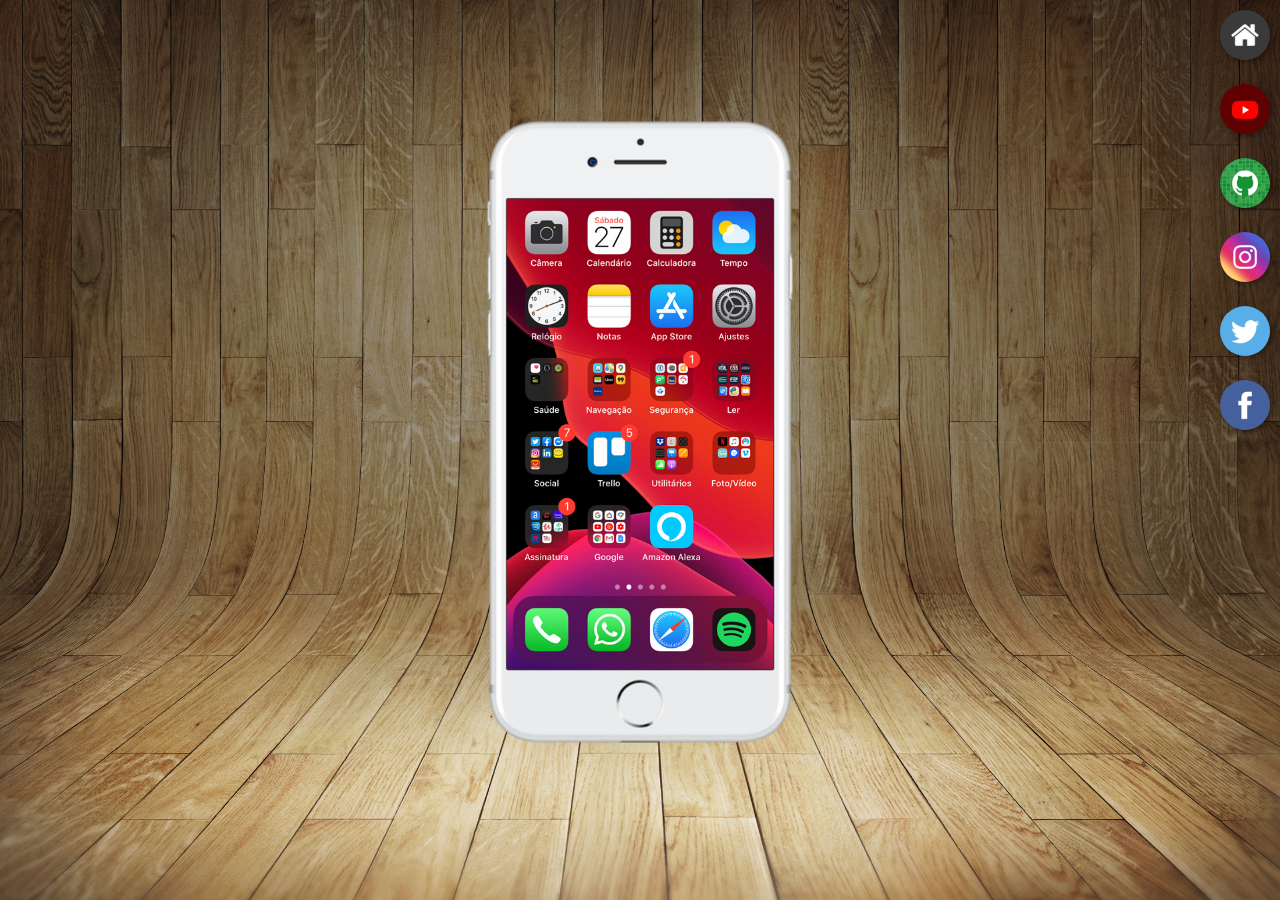
<file: index.html>
<!DOCTYPE html>
<html lang="pt-br">
<head>
    <meta charset="UTF-8">
    <meta name="viewport" content="width=device-width, initial-scale=1.0">
    <title>Projetos-Redes-Sociais</title>
    <link rel="shortcut icon" href="favicon.ico" type="image/x-icon">
    <link rel="stylesheet" href="estilos/style.css">
</head>
<body>
    <main>
        <section id="telefone">
            <iframe src="home.html" name="tela" id="tela" frameborder="0">
                Seu navegador não é compatível
            </iframe>
        </section>
        <section id="redes-sociais">
            <a href="home.html" target="tela"> <img src="imagens/logo-home.jpg" alt="home"></a><br>
            <a href="youtube.html" target="tela"> <img src="imagens/logo-youtube.jpg" alt="youtube"></a><br>
            <a href="github.html" target="tela"> <img src="imagens/logo-github.jpg" alt="tela-github"></a><br>
            <a href="instagram.html" target="tela"> <img src="imagens/logo-instagram.jpg" alt="instagram"></a><br>
            <a href="twitter.html" target="tela"> <img src="imagens/logo-twitter.jpg" alt="twitter"></a><br>
            <a href="facebook.html" target="tela"> <img src="imagens/logo-facebook.jpg" alt="face"></a><br>
        
        </section>
    </main>
    
</body>
</html>
</file>
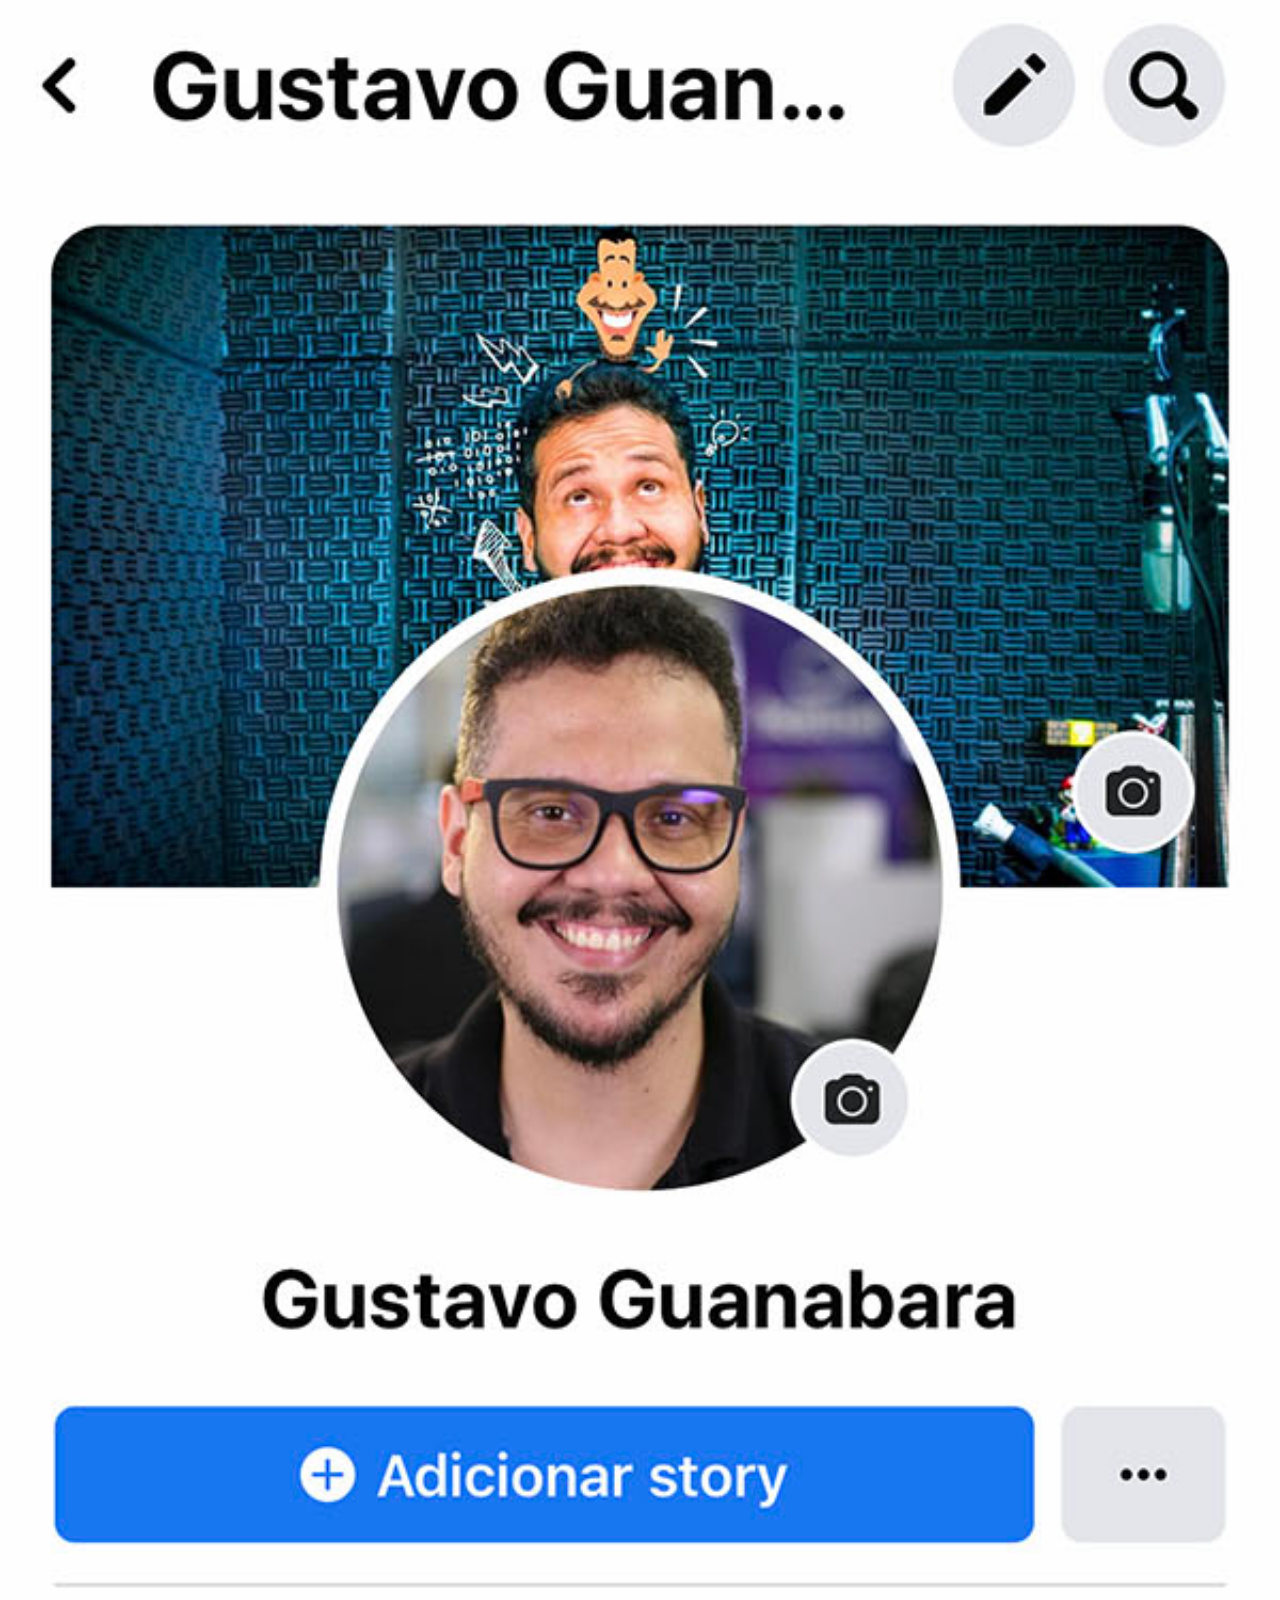
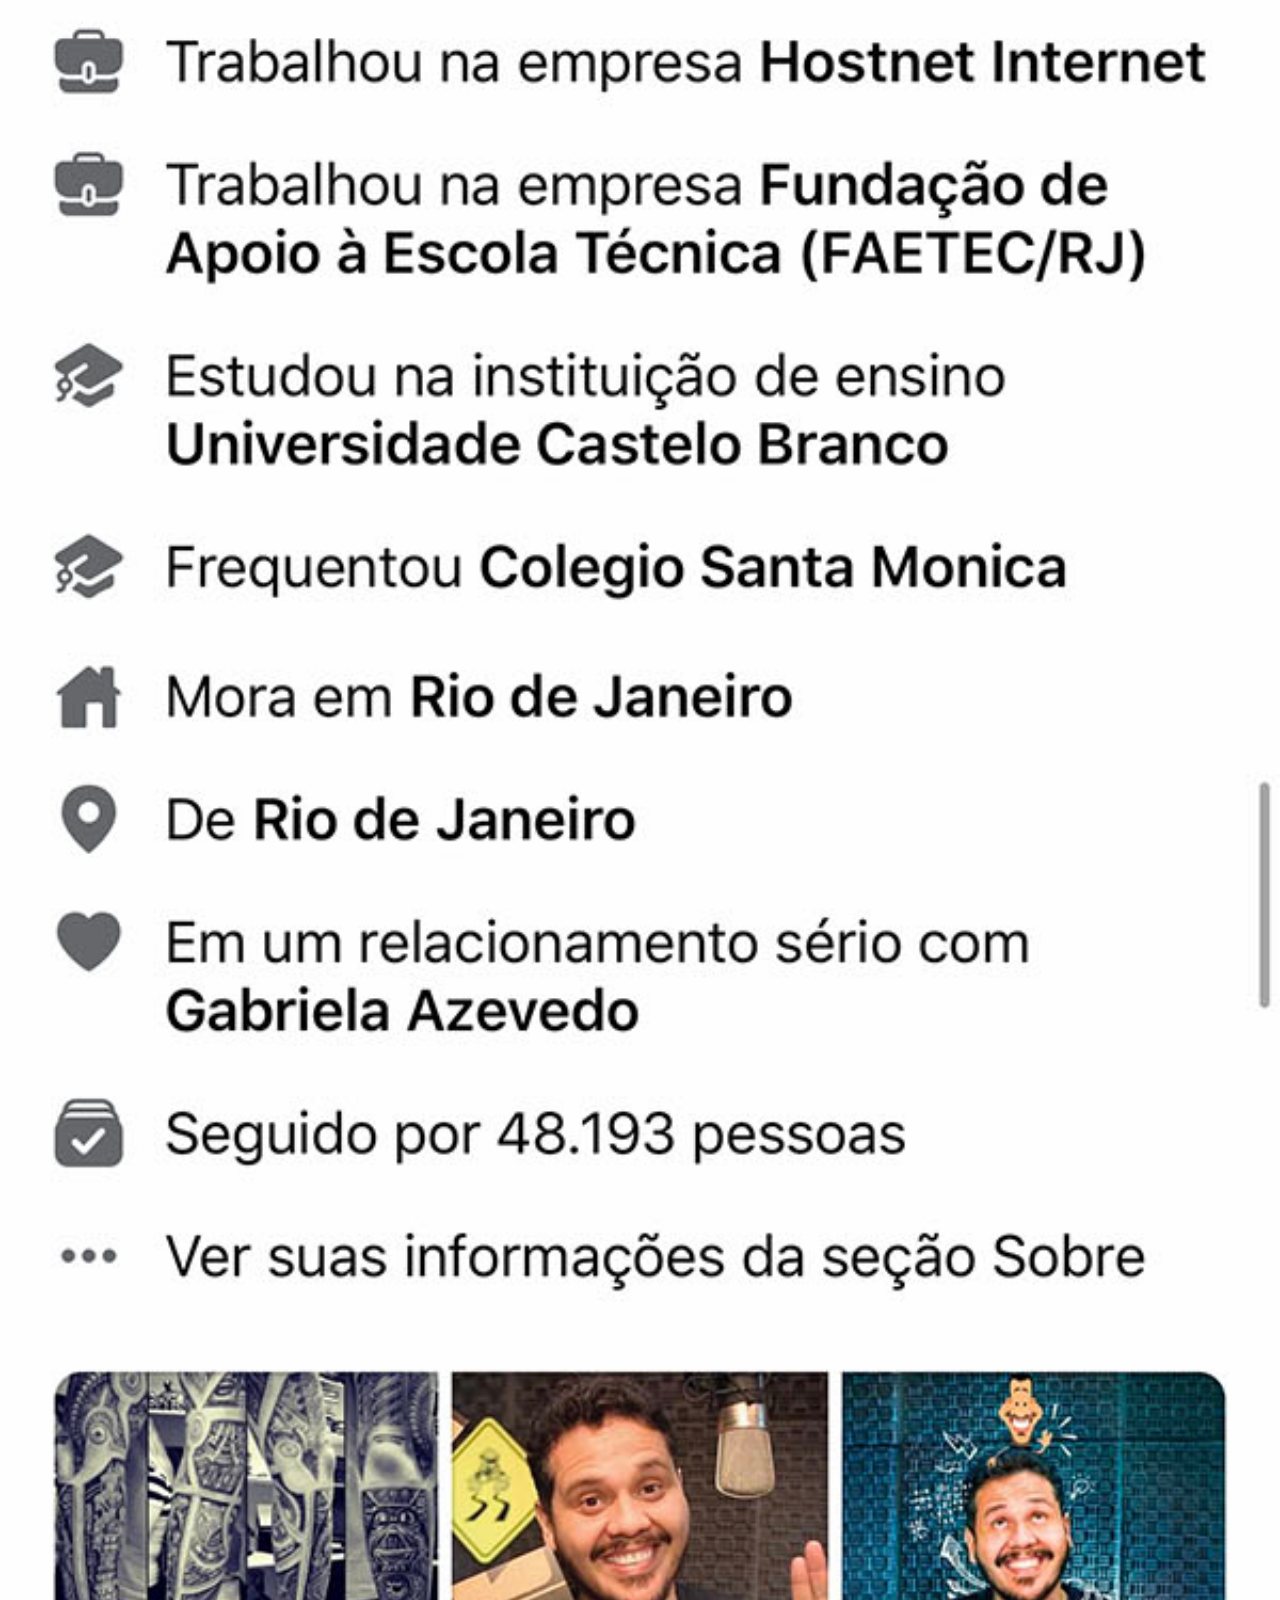
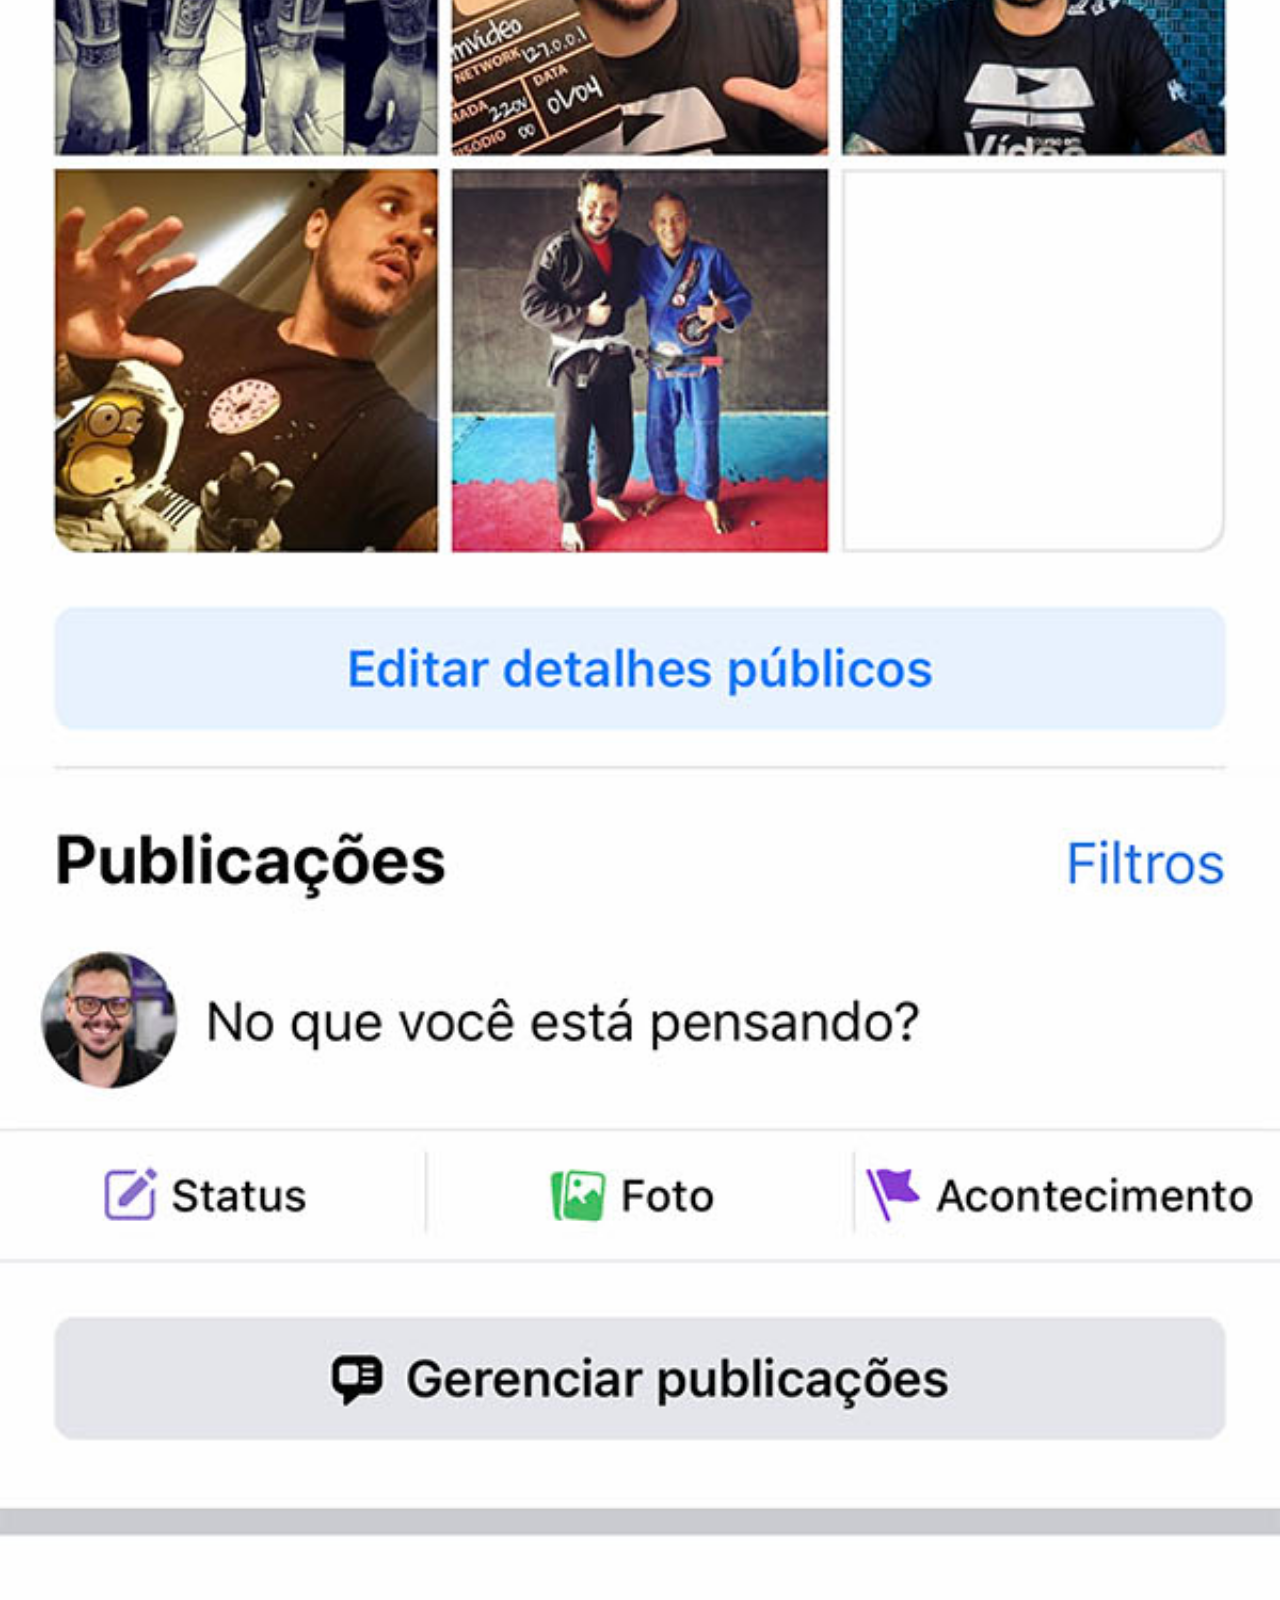
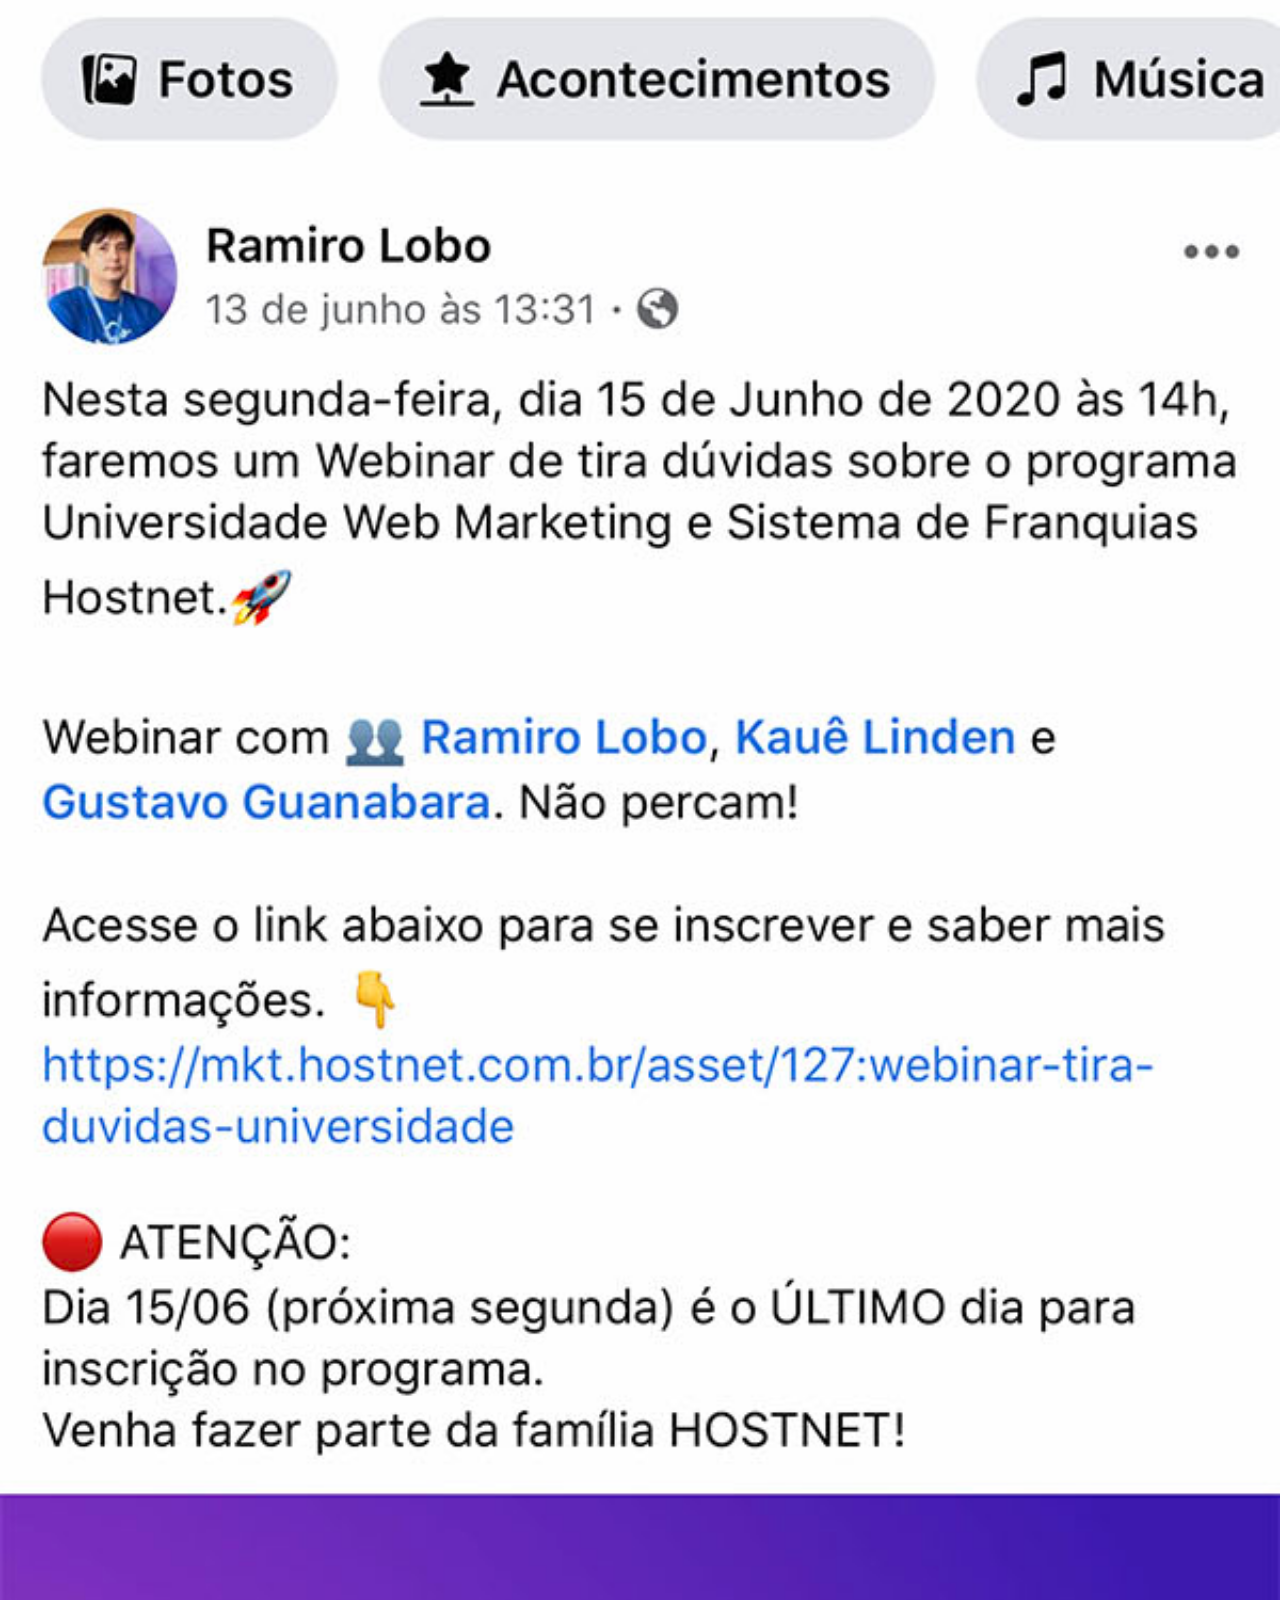
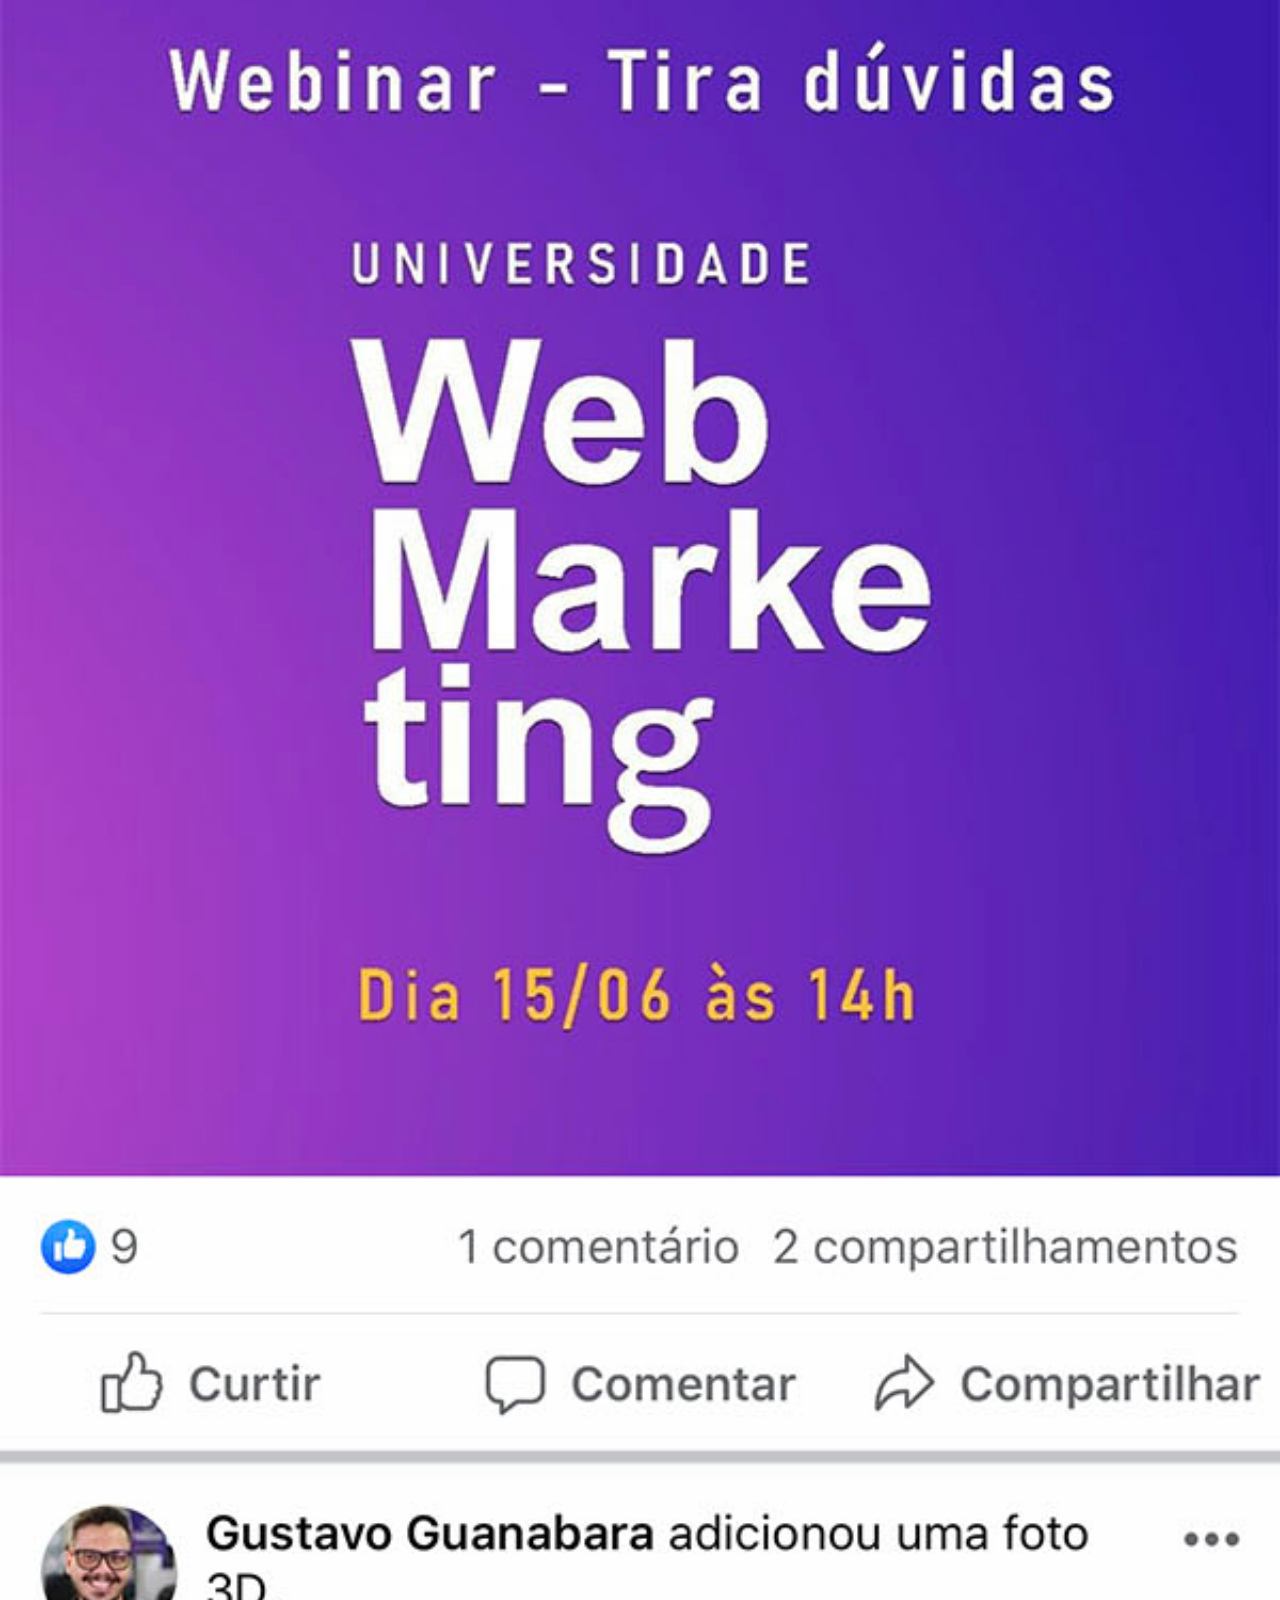
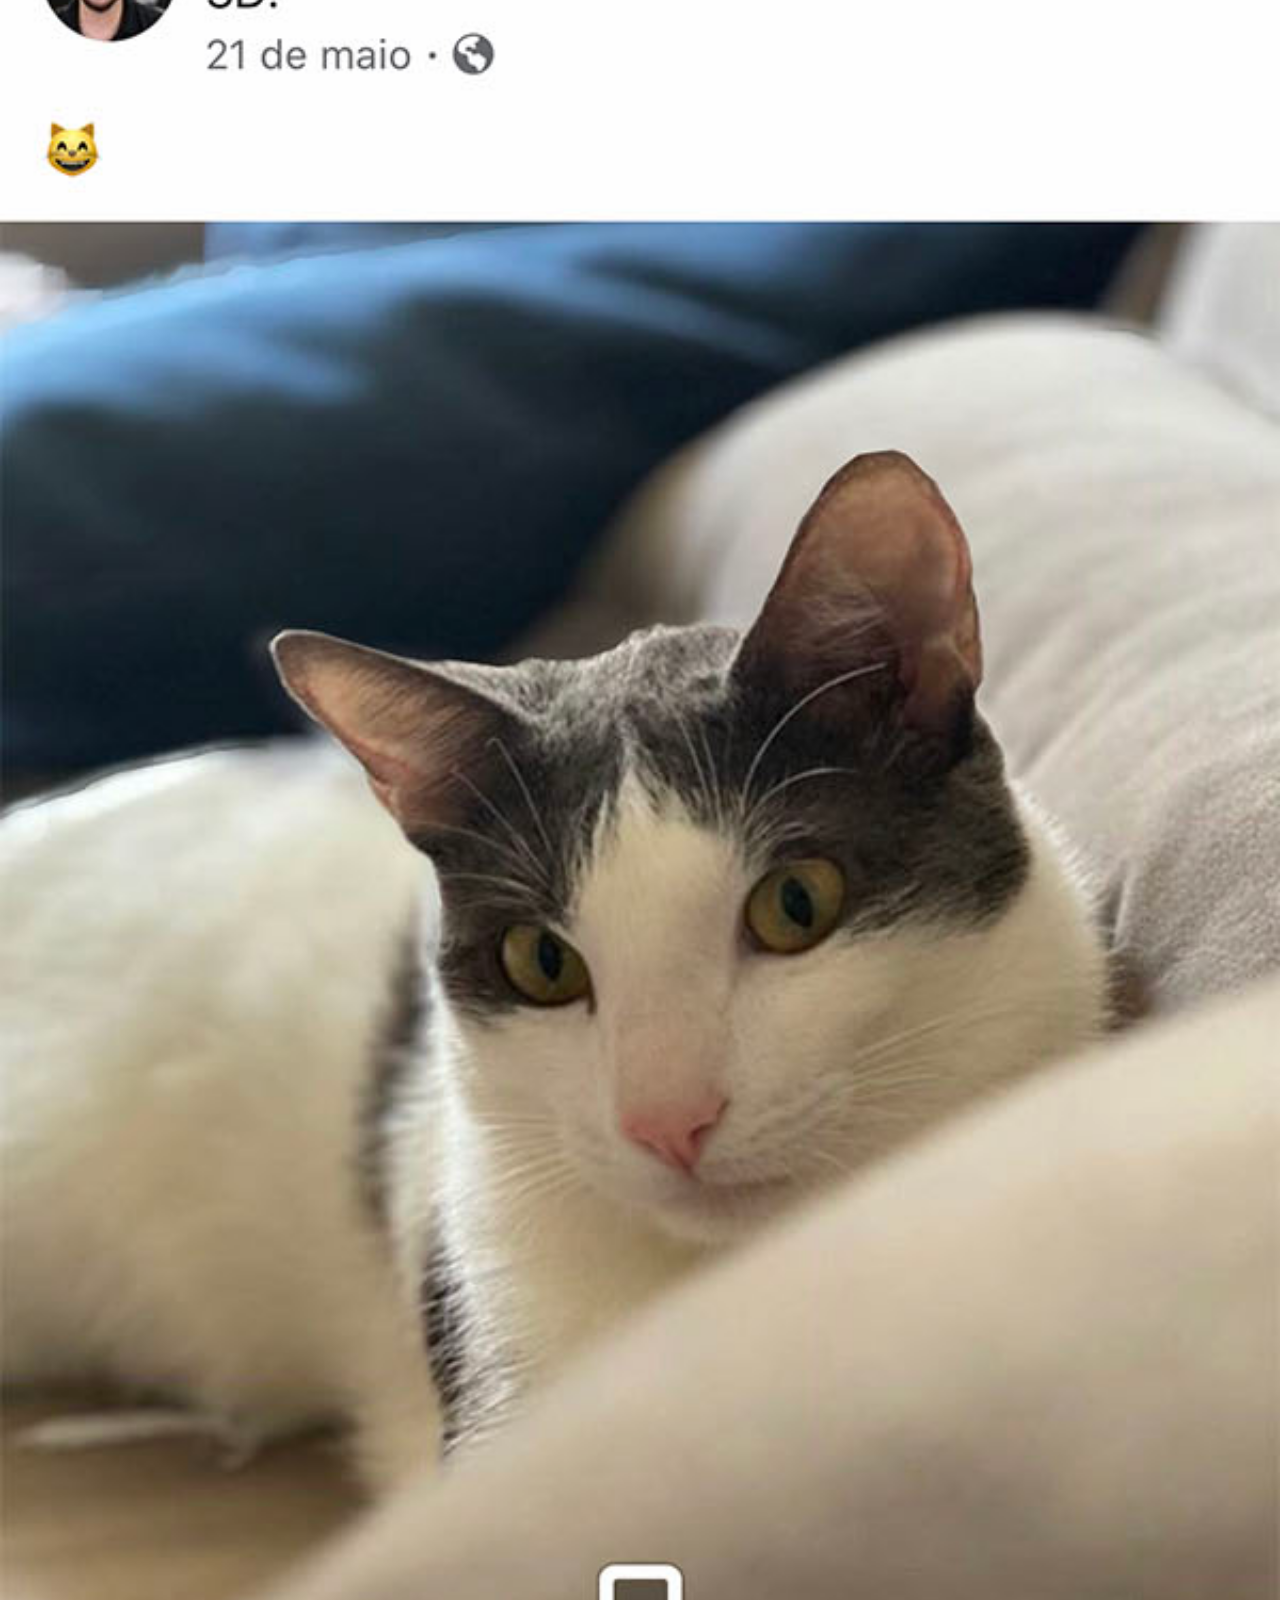
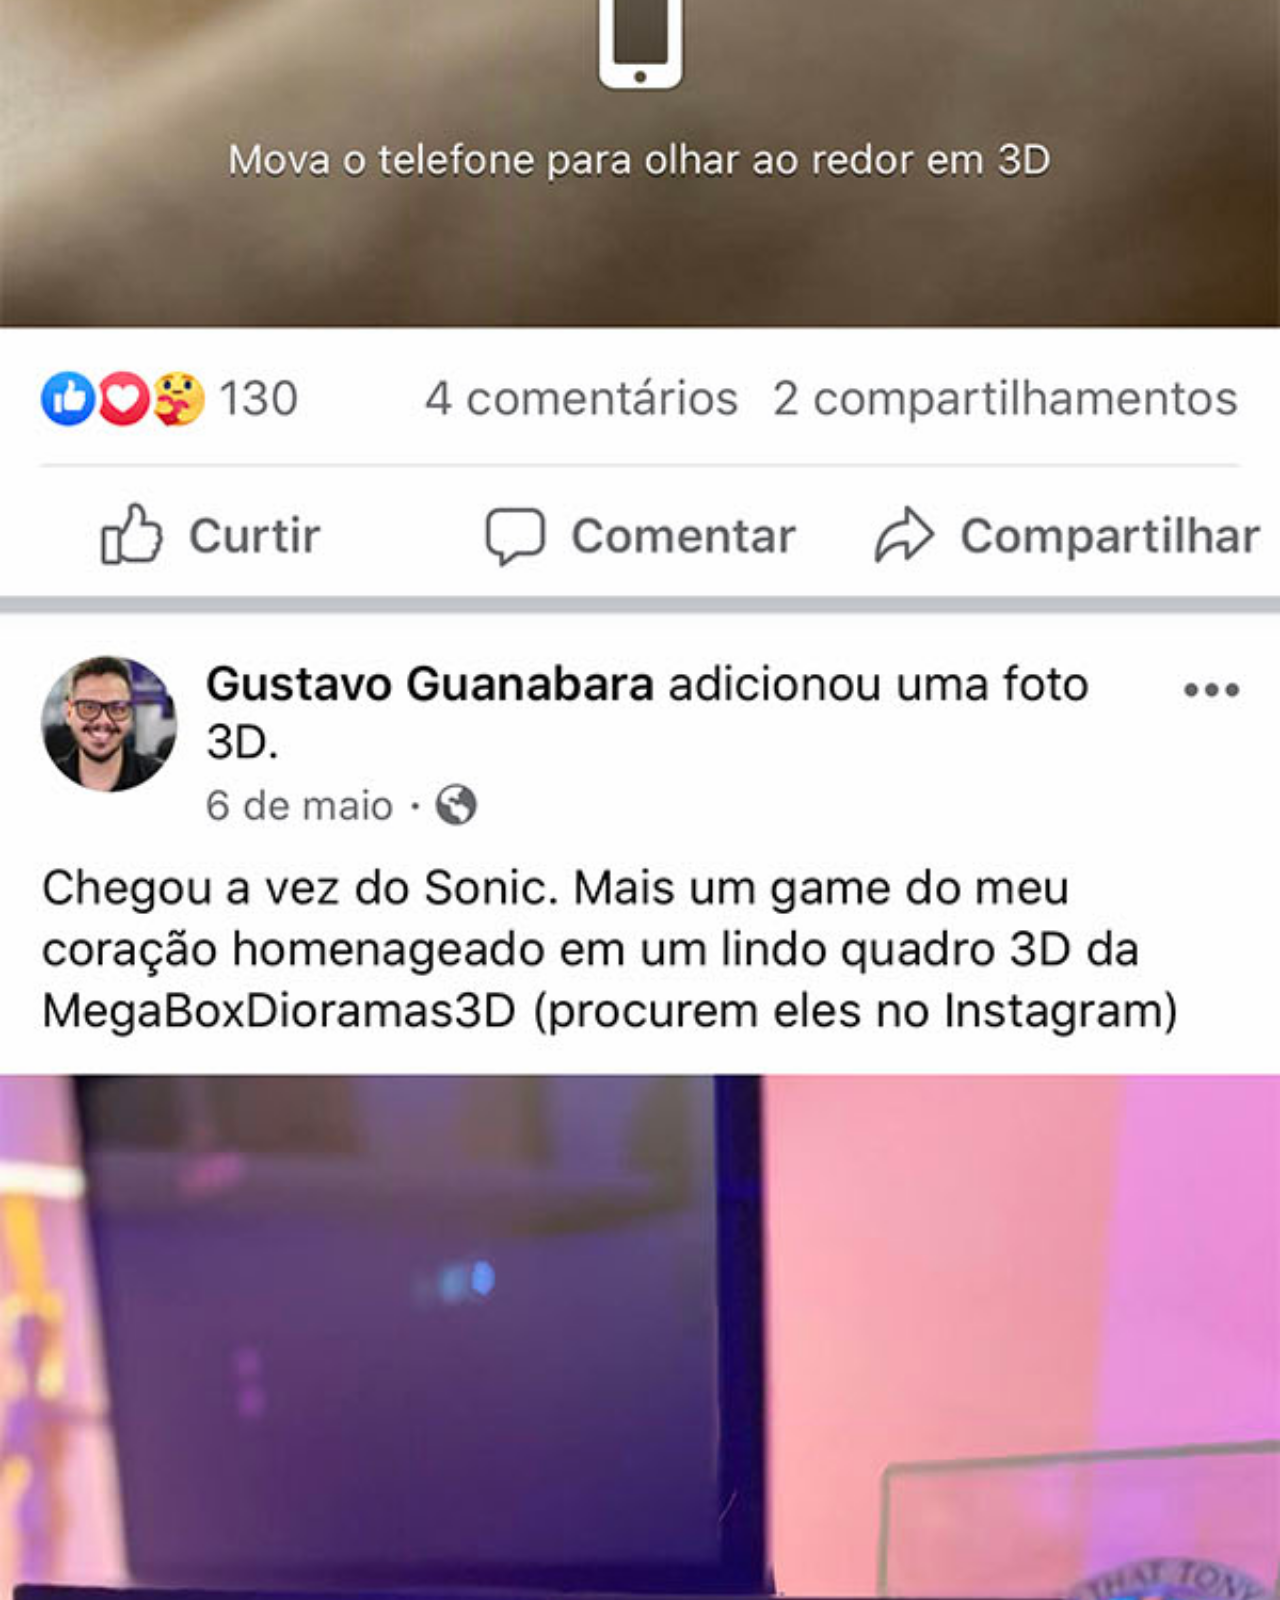
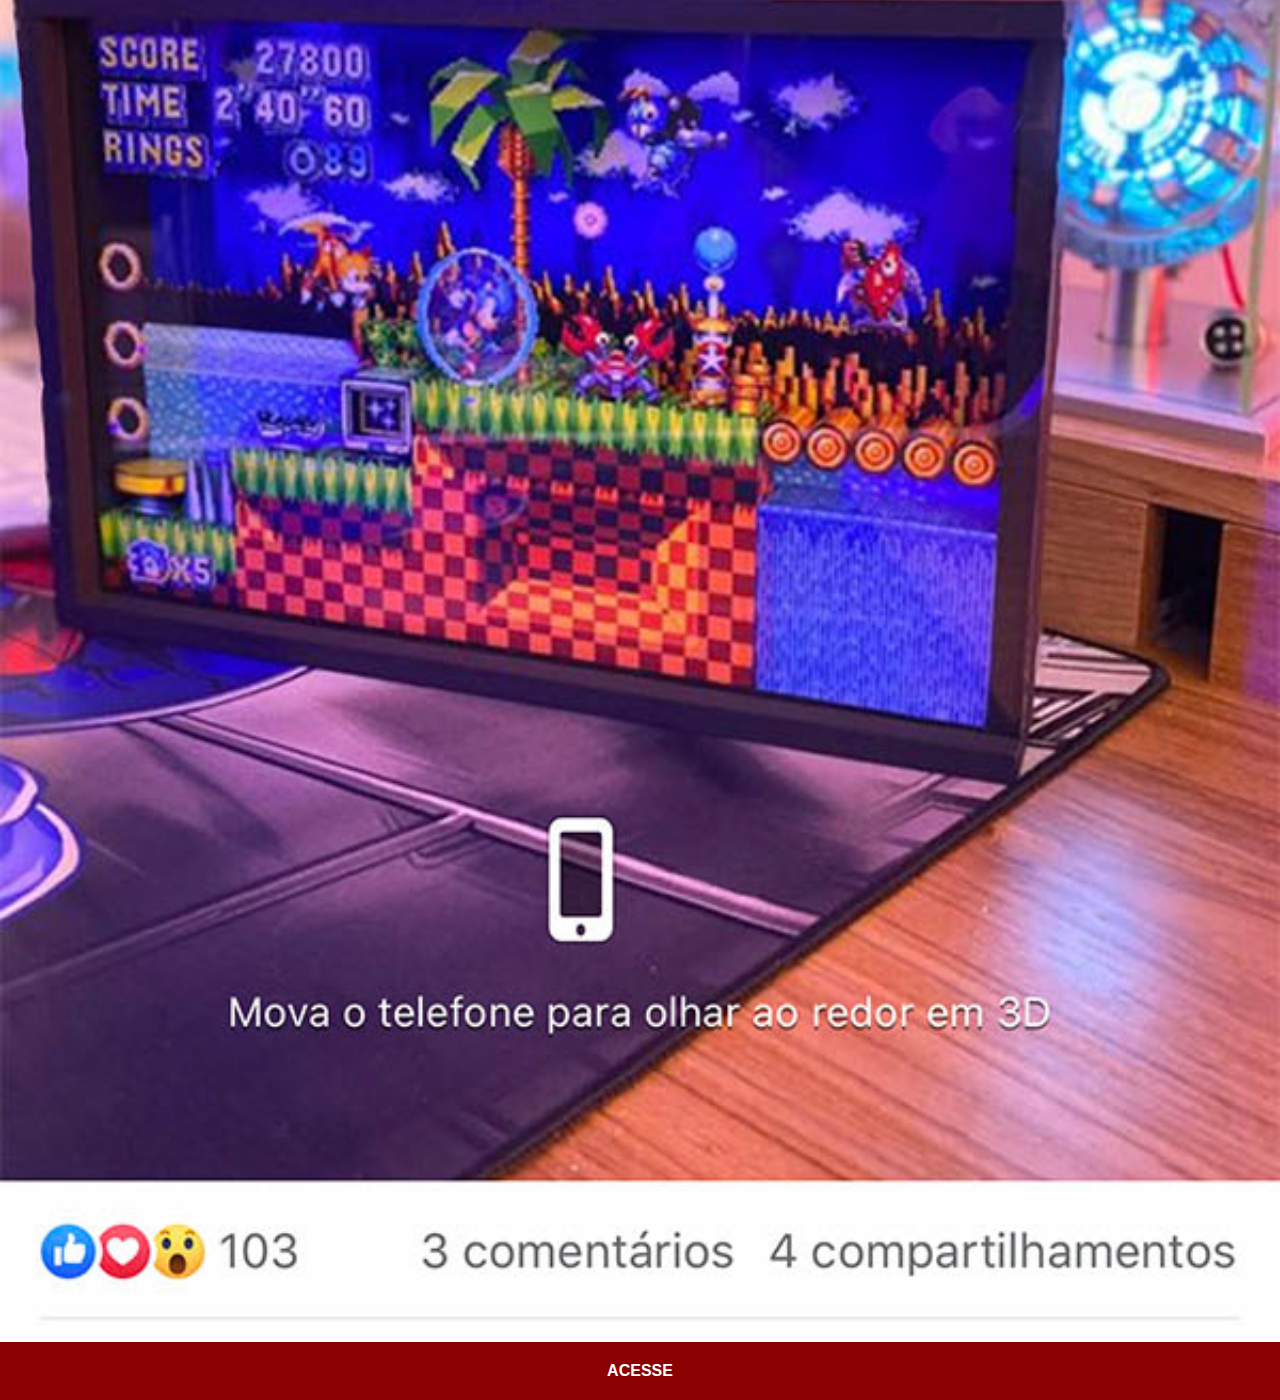
<file: facebook.html>
<!DOCTYPE html>
<html lang="en">
<head>
    <meta charset="UTF-8">
    <meta name="viewport" content="width=device-width, initial-scale=1.0">
    <title>Facebook</title>
    <link rel="stylesheet" href="estilos/social.css">
</head>
<body>
    <img src="imagens/tela-facebook.jpg" alt="facebook">
    <a href="https://www.facebook.com/gustavoguanabara?locale=pt_BR" target="_blank"> ACESSE</a>
</body>
</html>
</file>
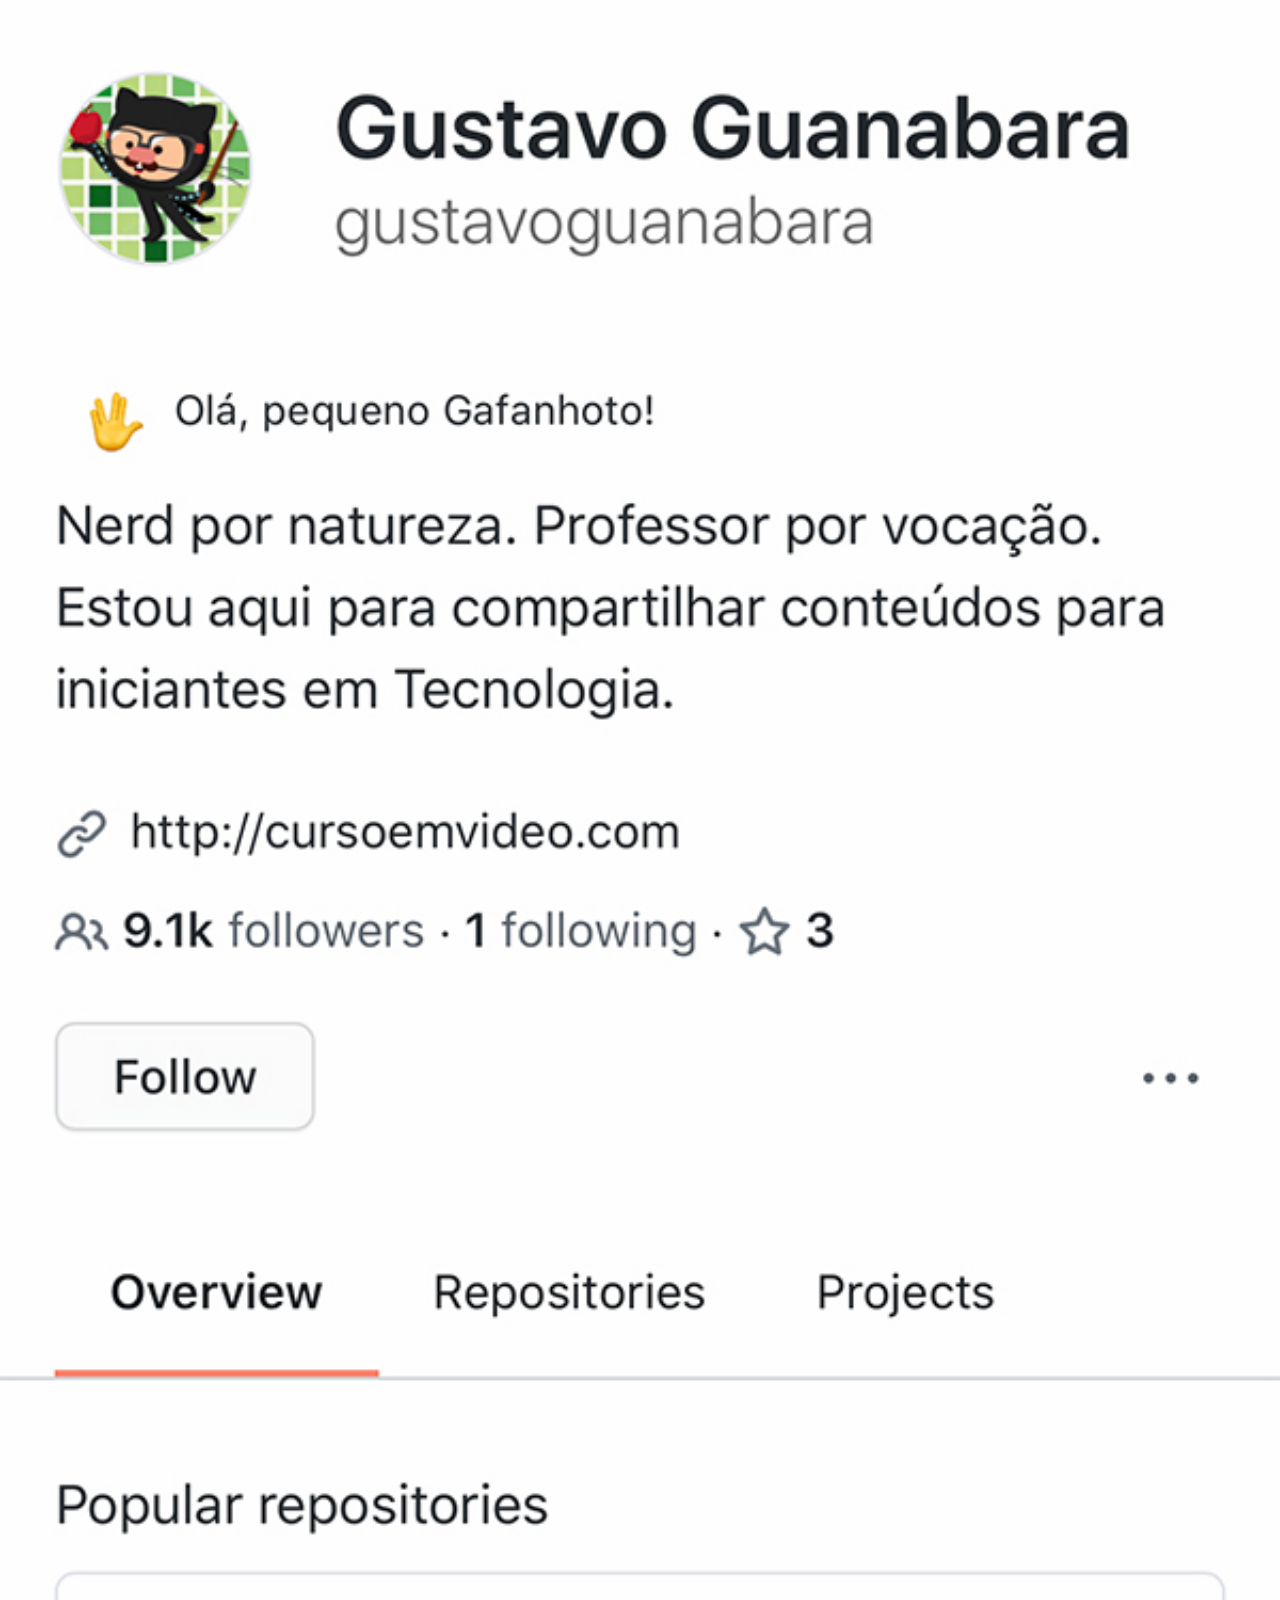
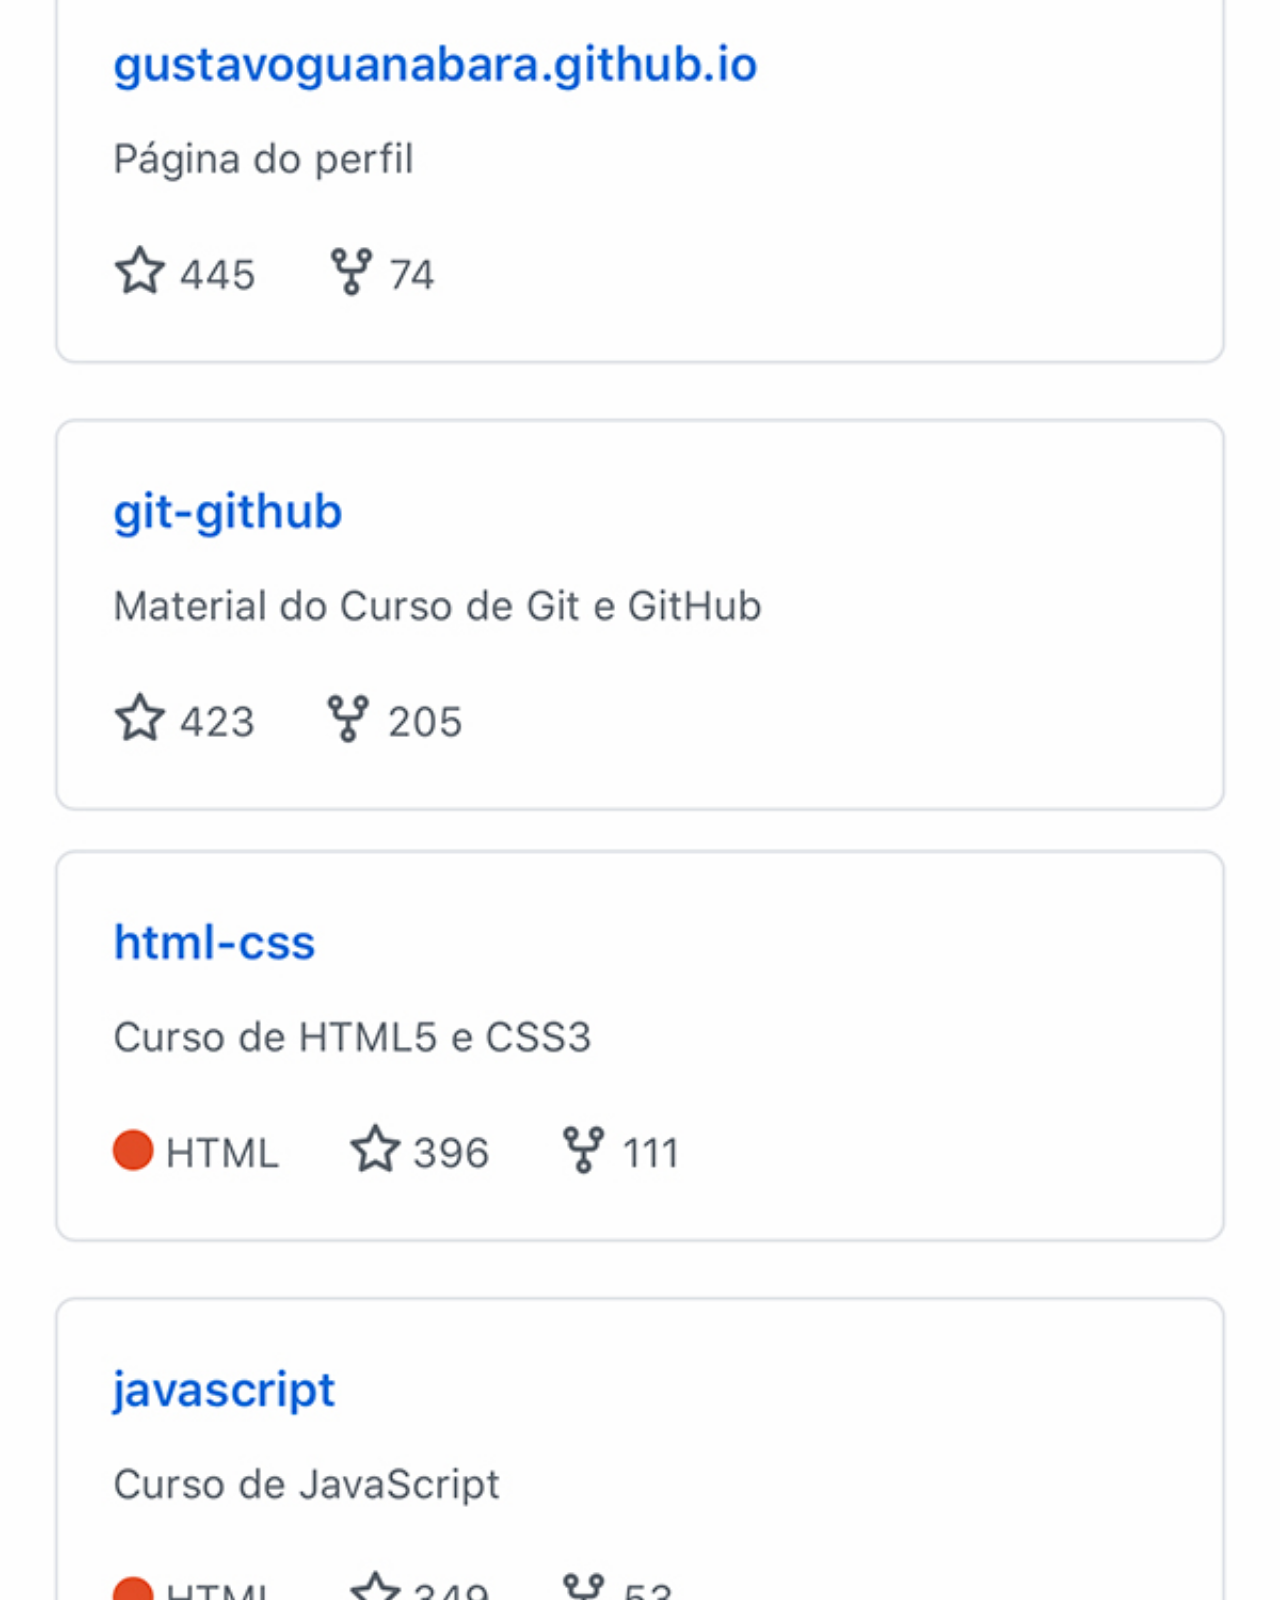
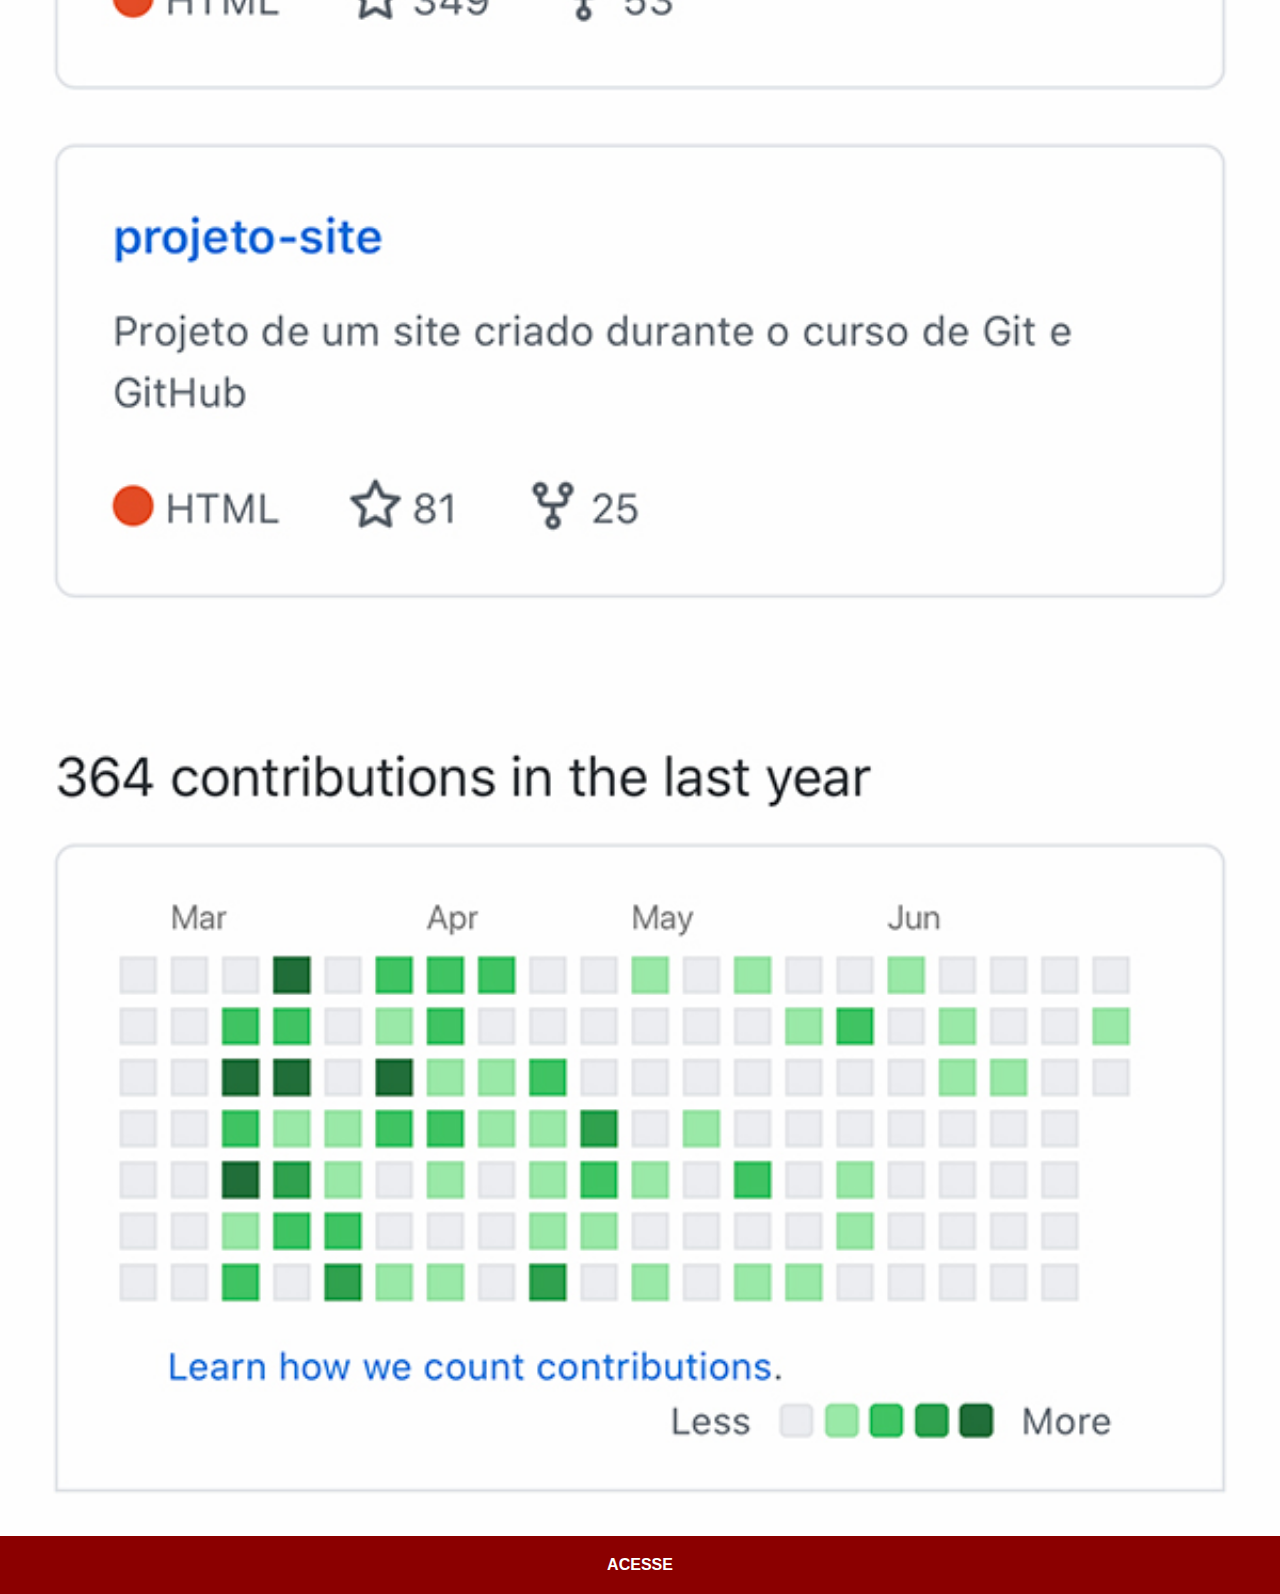
<file: github.html>
<!DOCTYPE html>
<html lang="en">
<head>
    <meta charset="UTF-8">
    <meta name="viewport" content="width=device-width, initial-scale=1.0">
    <title>Github</title>
    <link rel="stylesheet" href="estilos/social.css">
</head>
<body>
    <img src="imagens/tela-github.jpg" alt="git">
    <a href="https://gustavoguanabara.github.io/" target="_blank"> ACESSE</a>
</body>
</html>
</file>
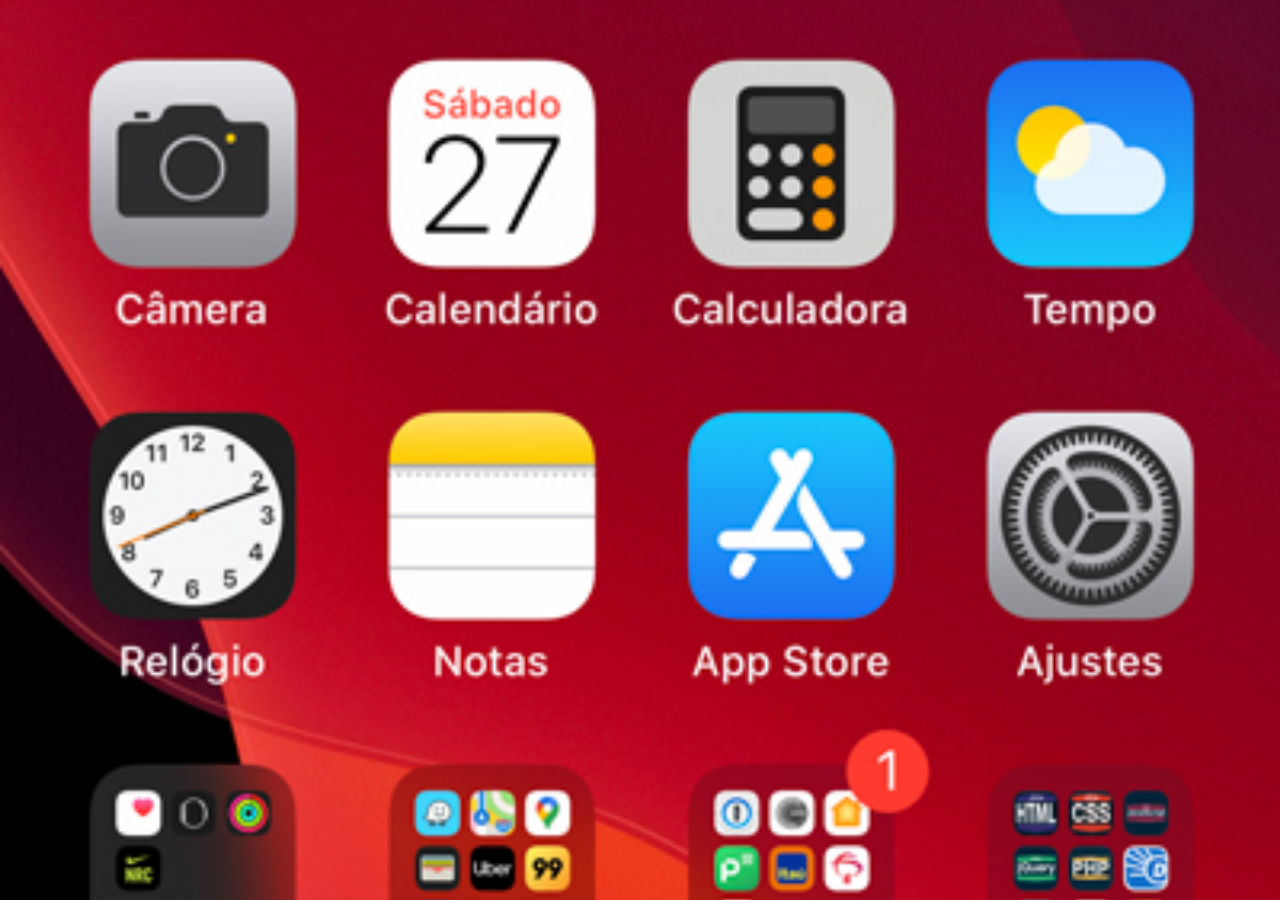
<file: home.html>
<!DOCTYPE html>
<html lang="pt-br">
<head>
    <meta charset="UTF-8">
    <meta name="viewport" content="width=device-width, initial-scale=1.0">
    <title>Home</title>
</head>
<style>
    *{
        margin: 0px;
        padding: 0px;
    }

    body{
        height: 100vh;
        width: 100vw;
        background: black url('imagens/tela-home.jpg') no-repeat top center;
        background-size: cover;

    }
</style>
<body>
    
    
</body>
</html>
</file>
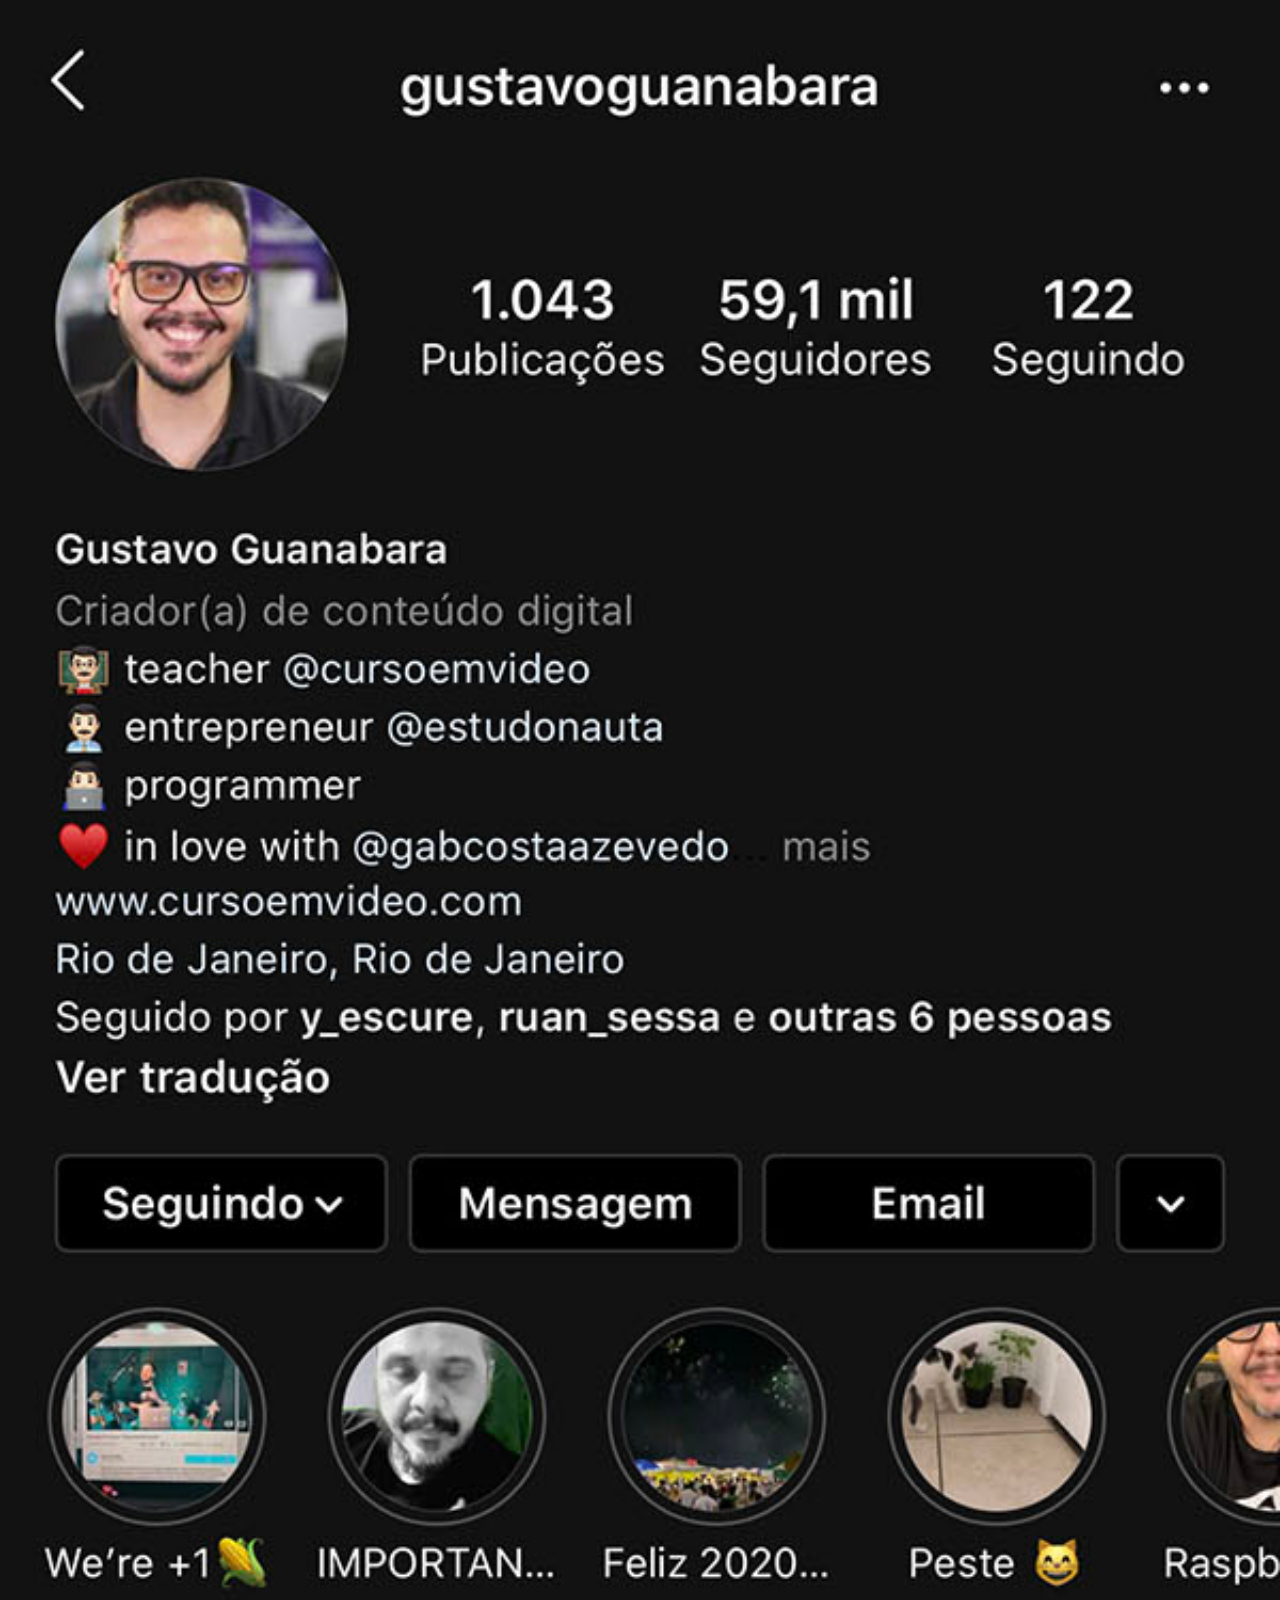
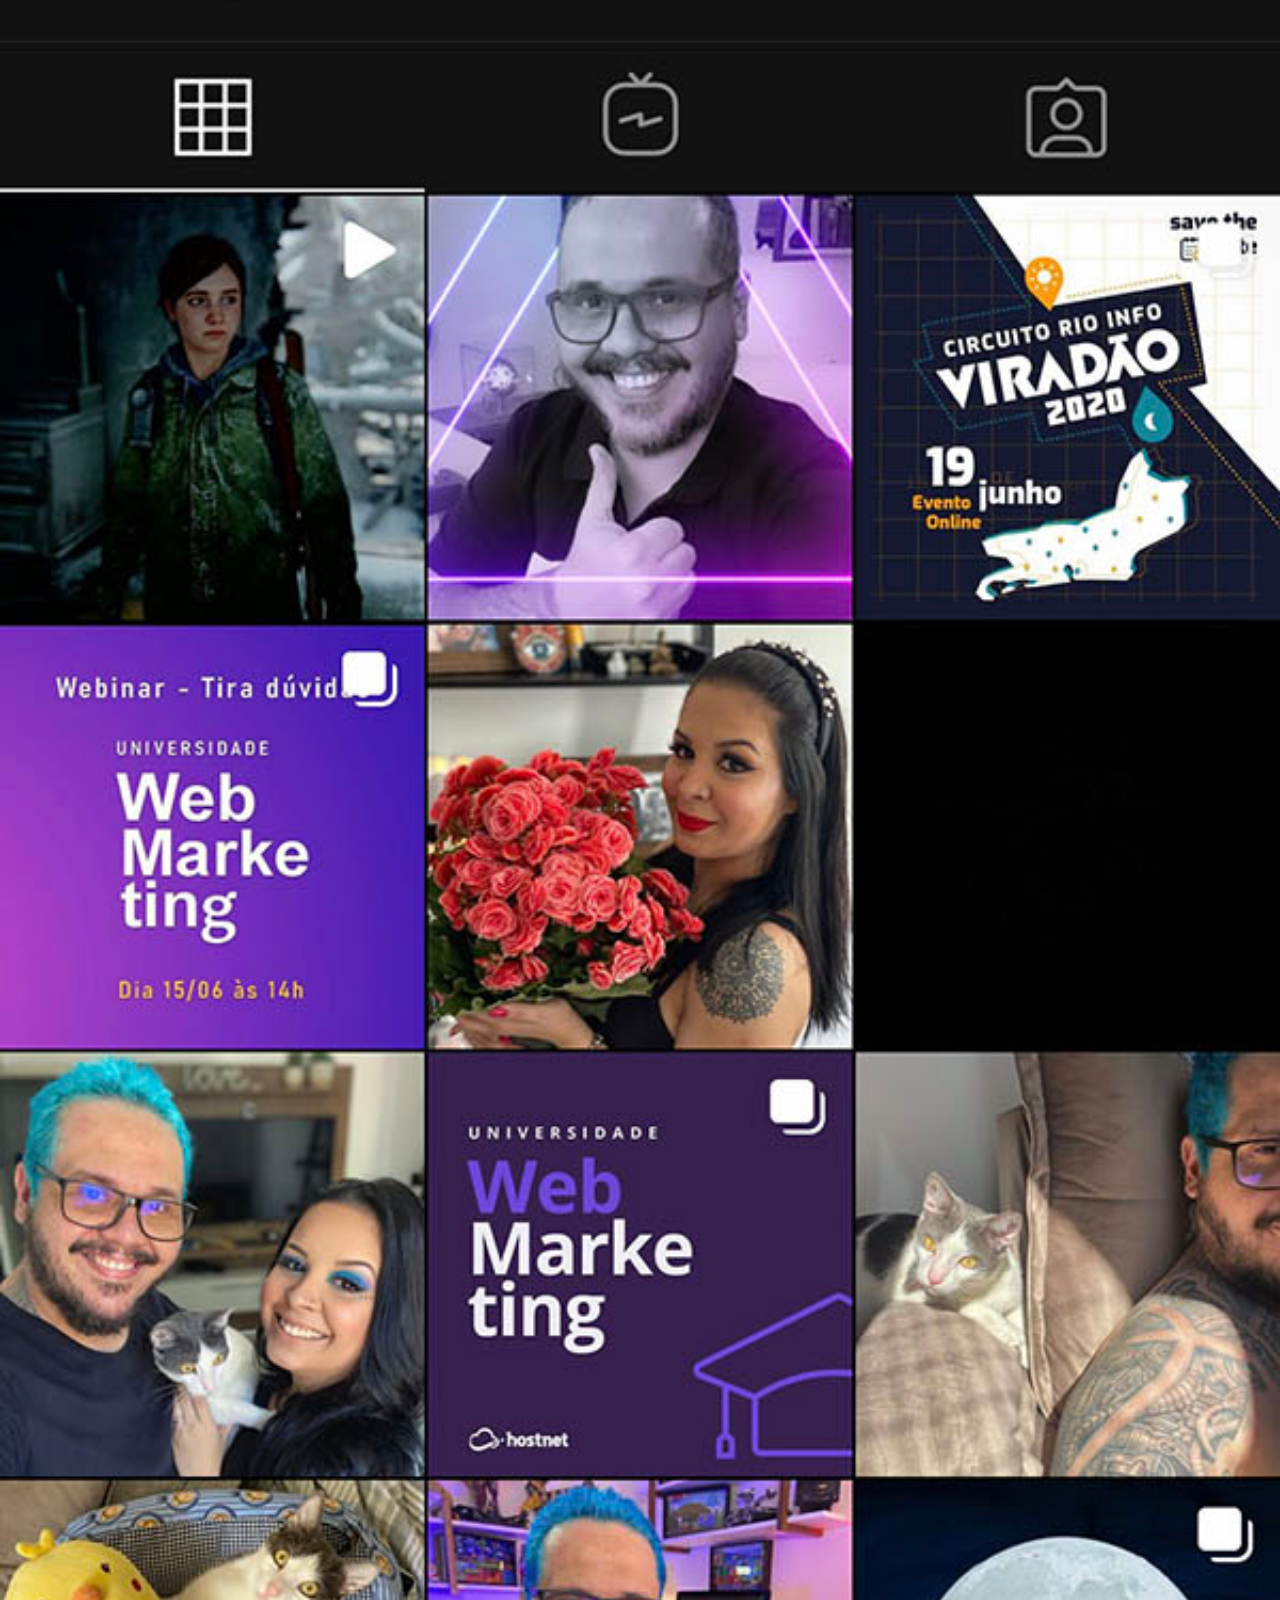
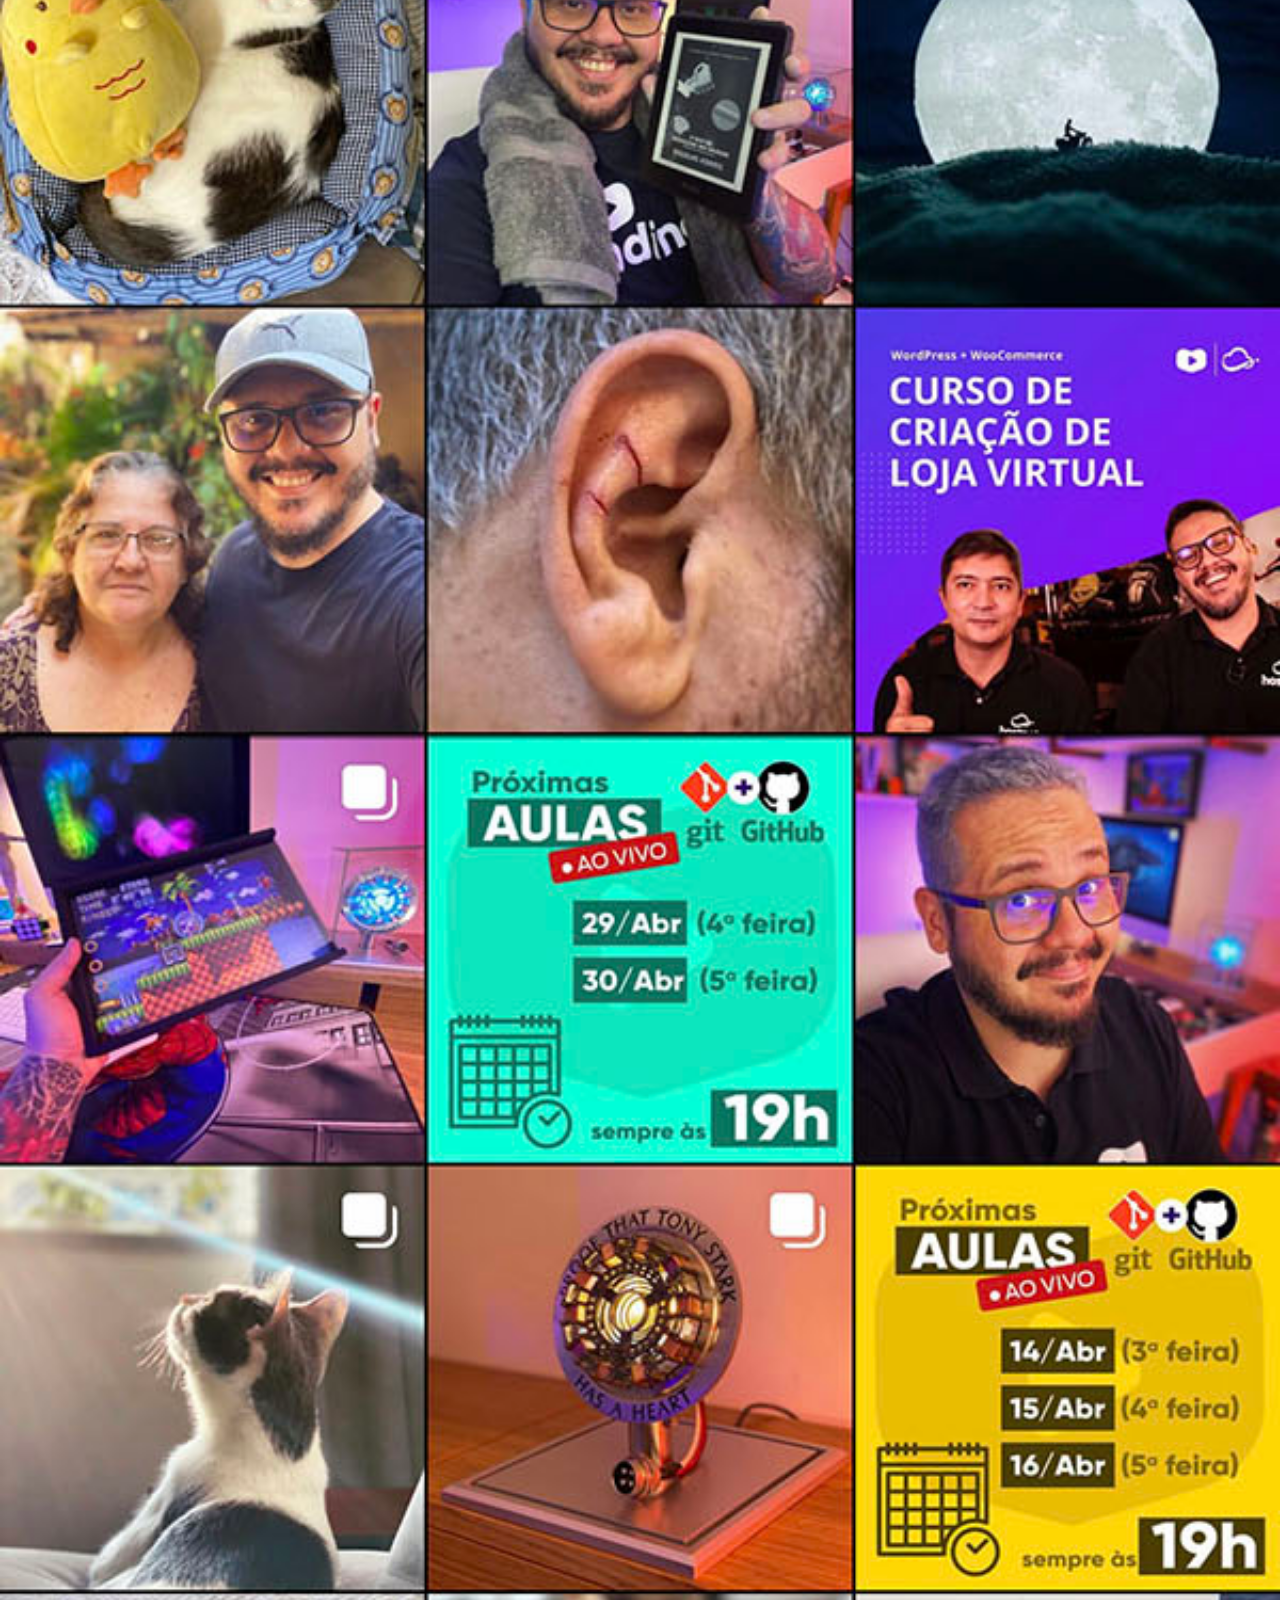
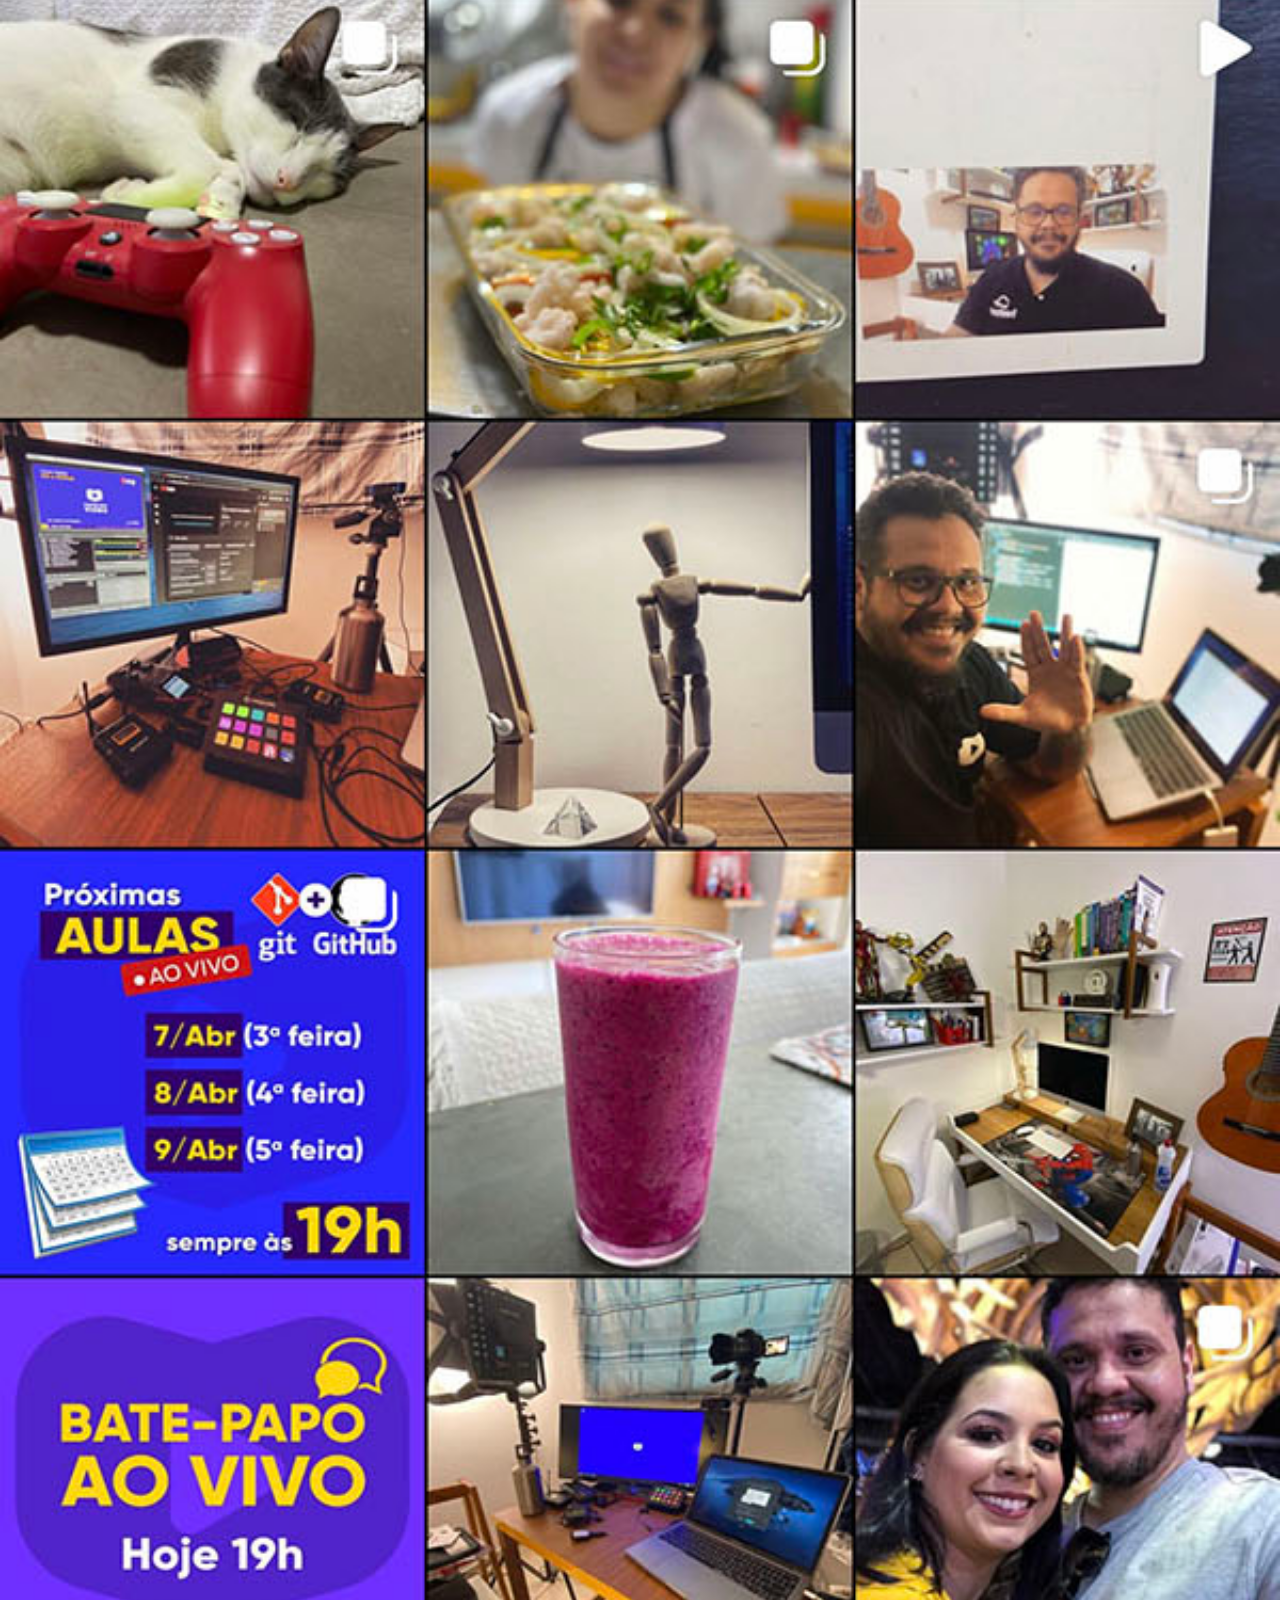
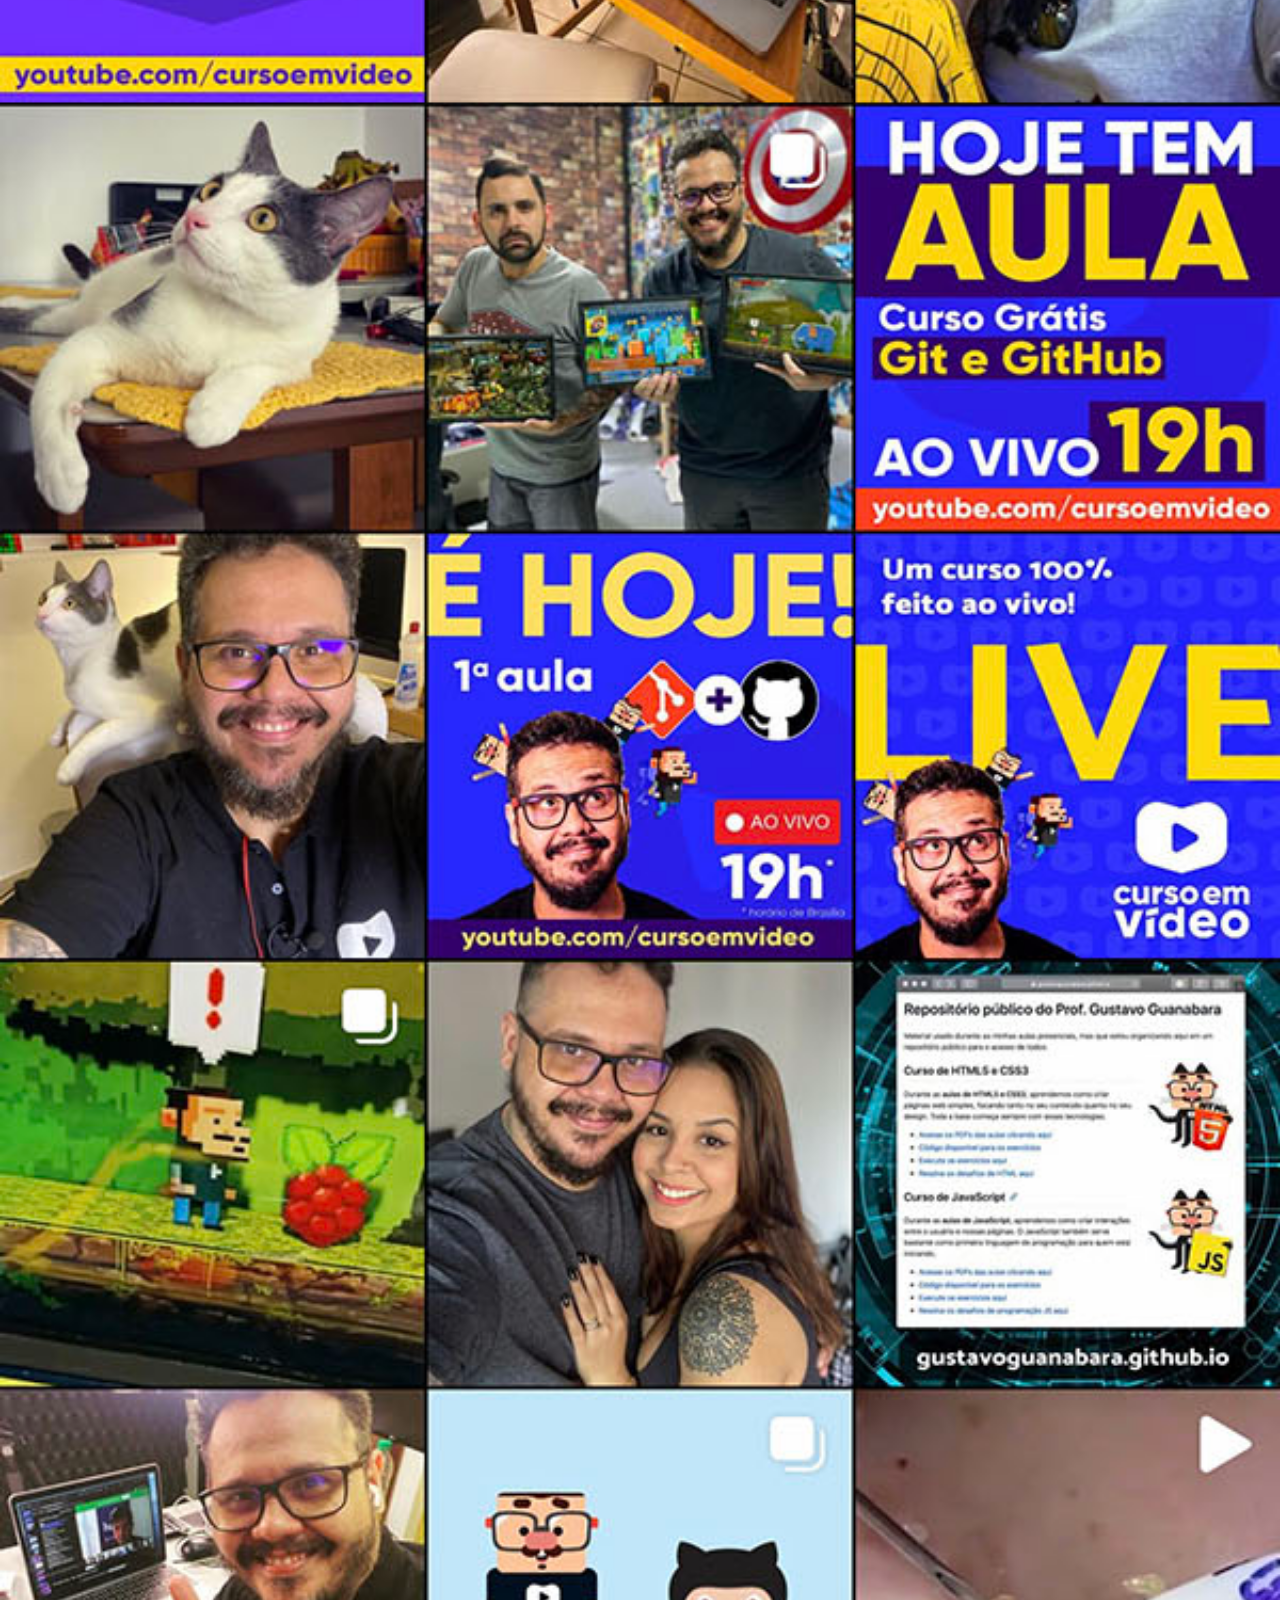
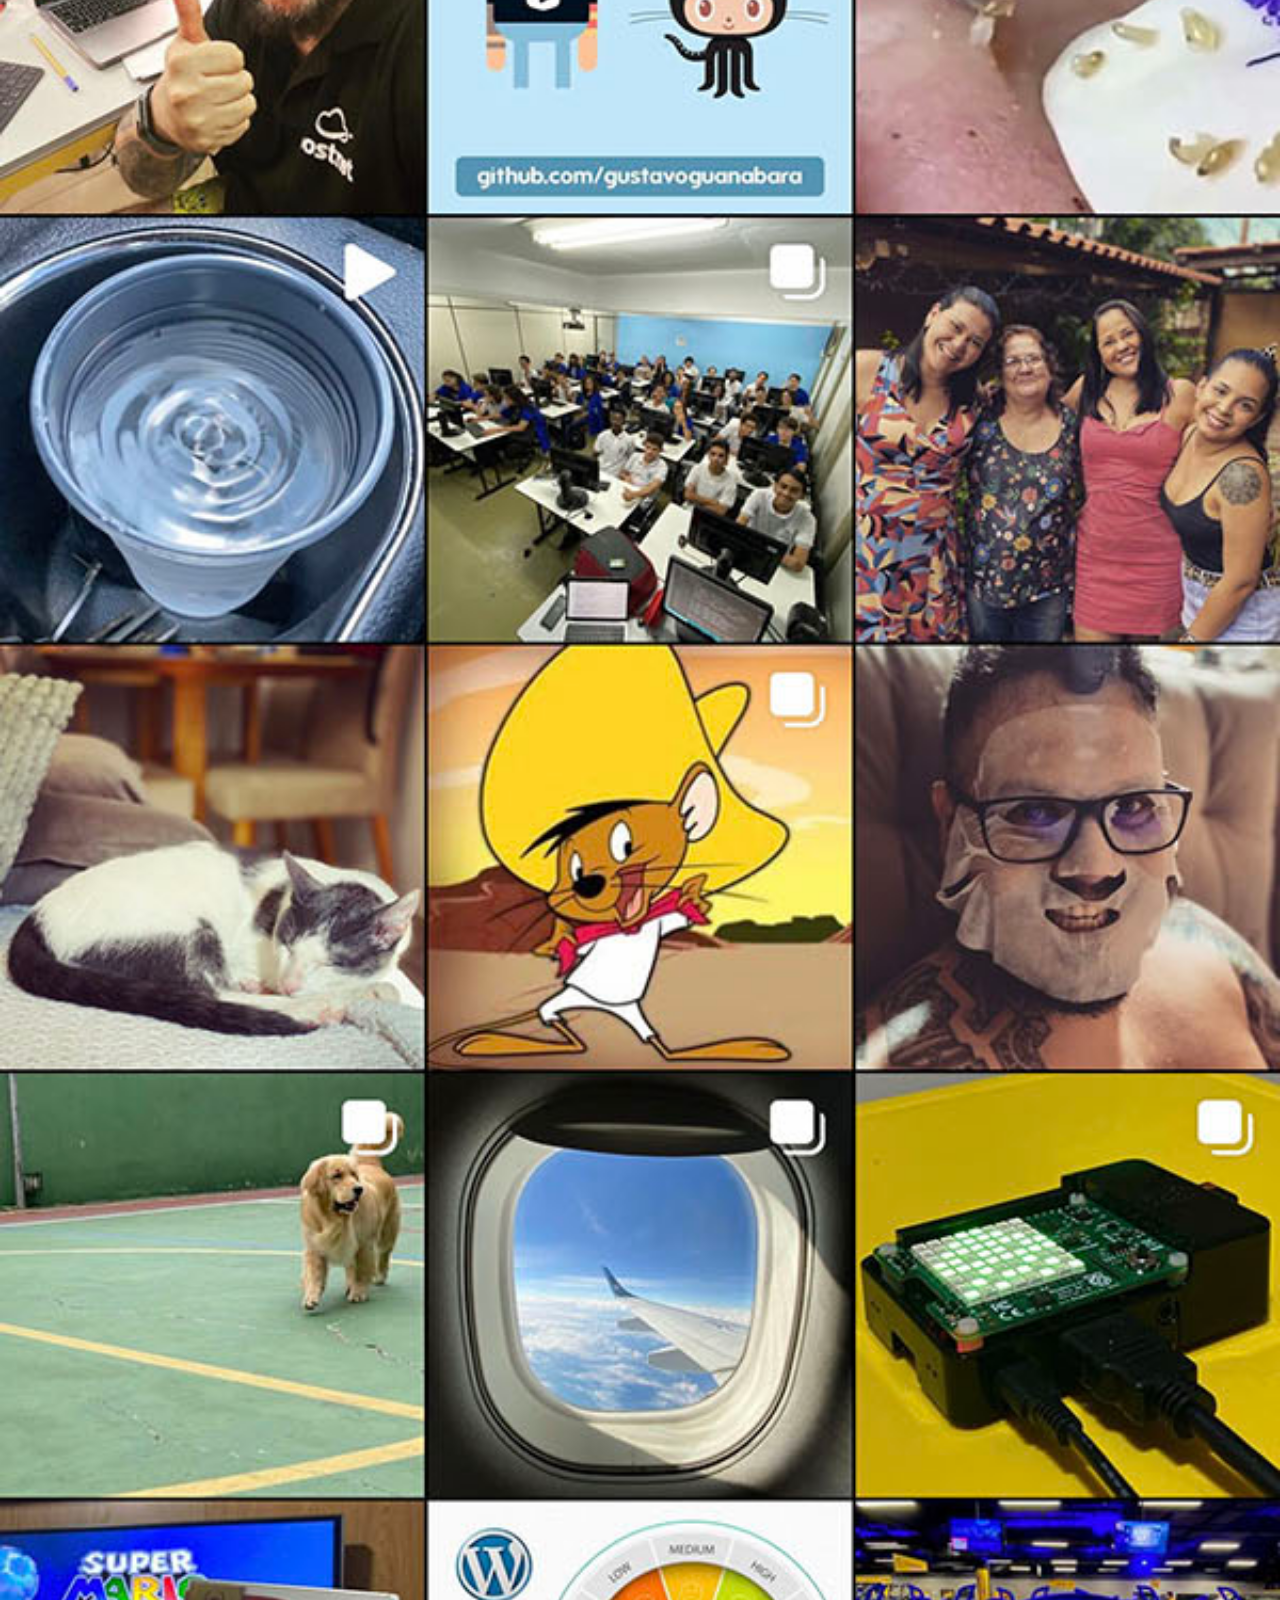
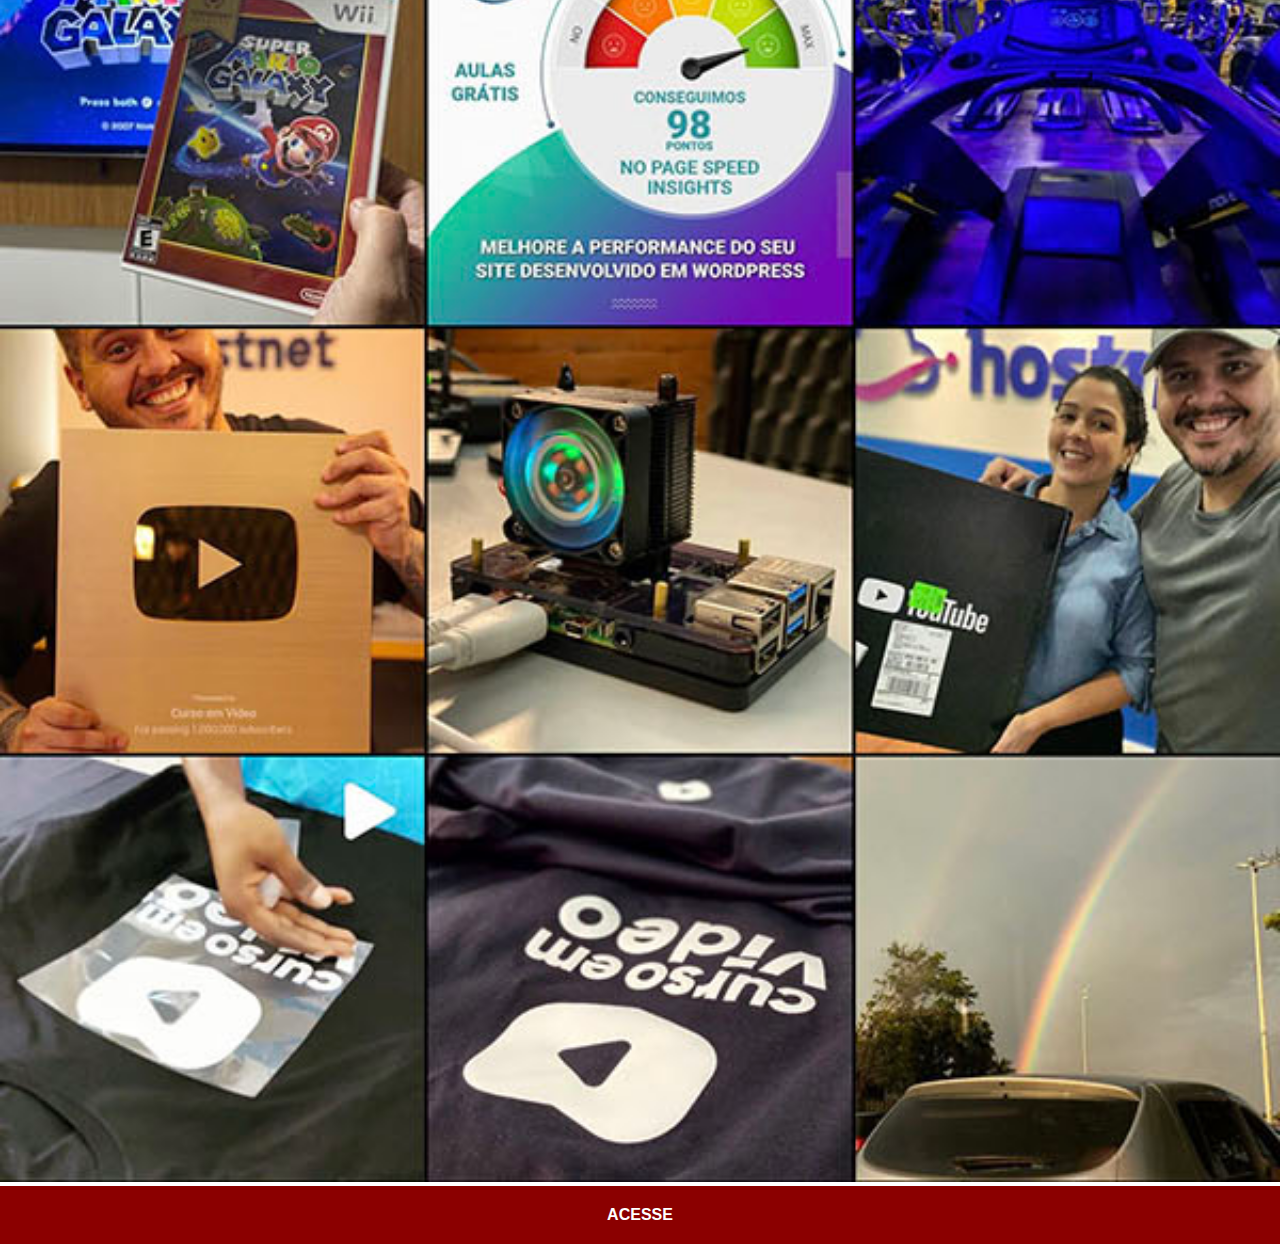
<file: instagram.html>
<!DOCTYPE html>
<html lang="pt-br">
<head>
    <meta charset="UTF-8">
    <meta name="viewport" content="width=device-width, initial-scale=1.0">
    <title>Instagram</title>
    <link rel="stylesheet" href="estilos/social.css">
</head>
<body>
    <img src="imagens/tela-instagram.jpg" alt="instagram">
    <a href="https://www.instagram.com/gustavoguanabara/" target="_blank"> ACESSE</a>
    
</body>
</html>
</file>
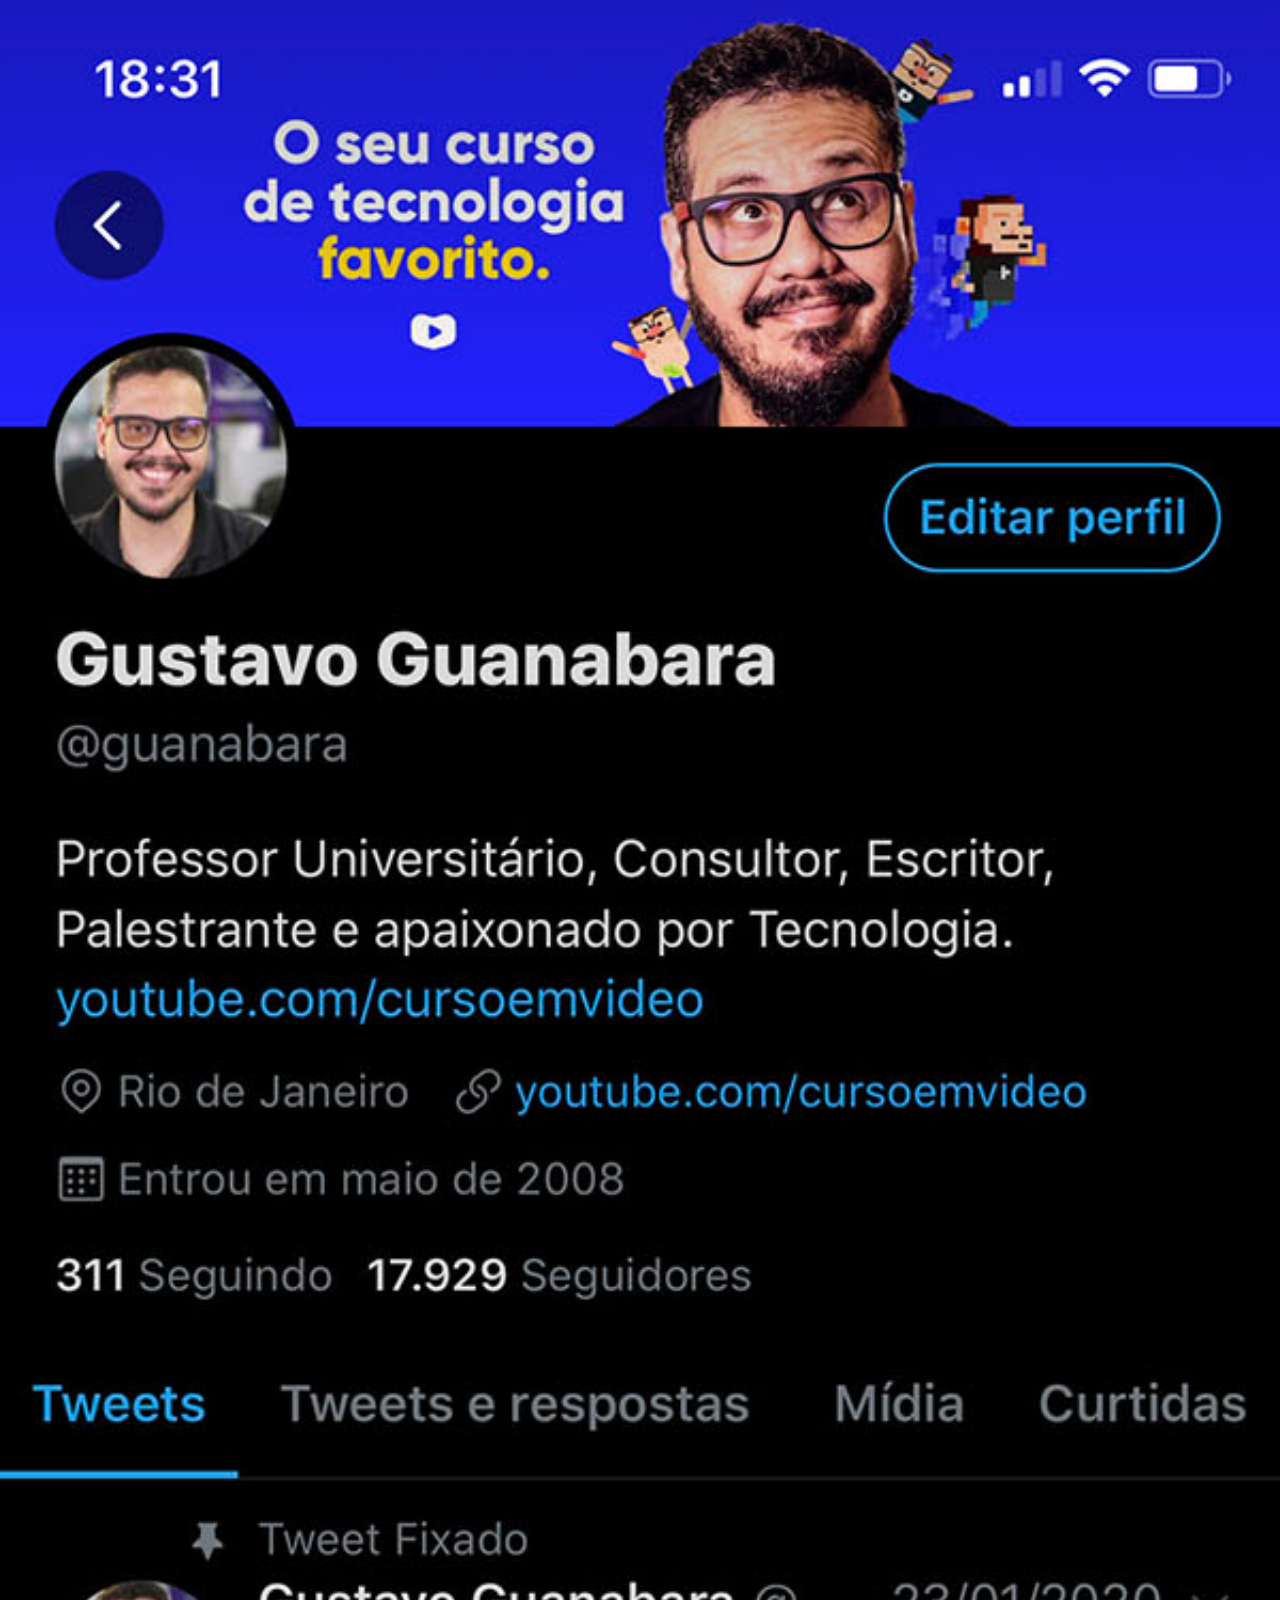
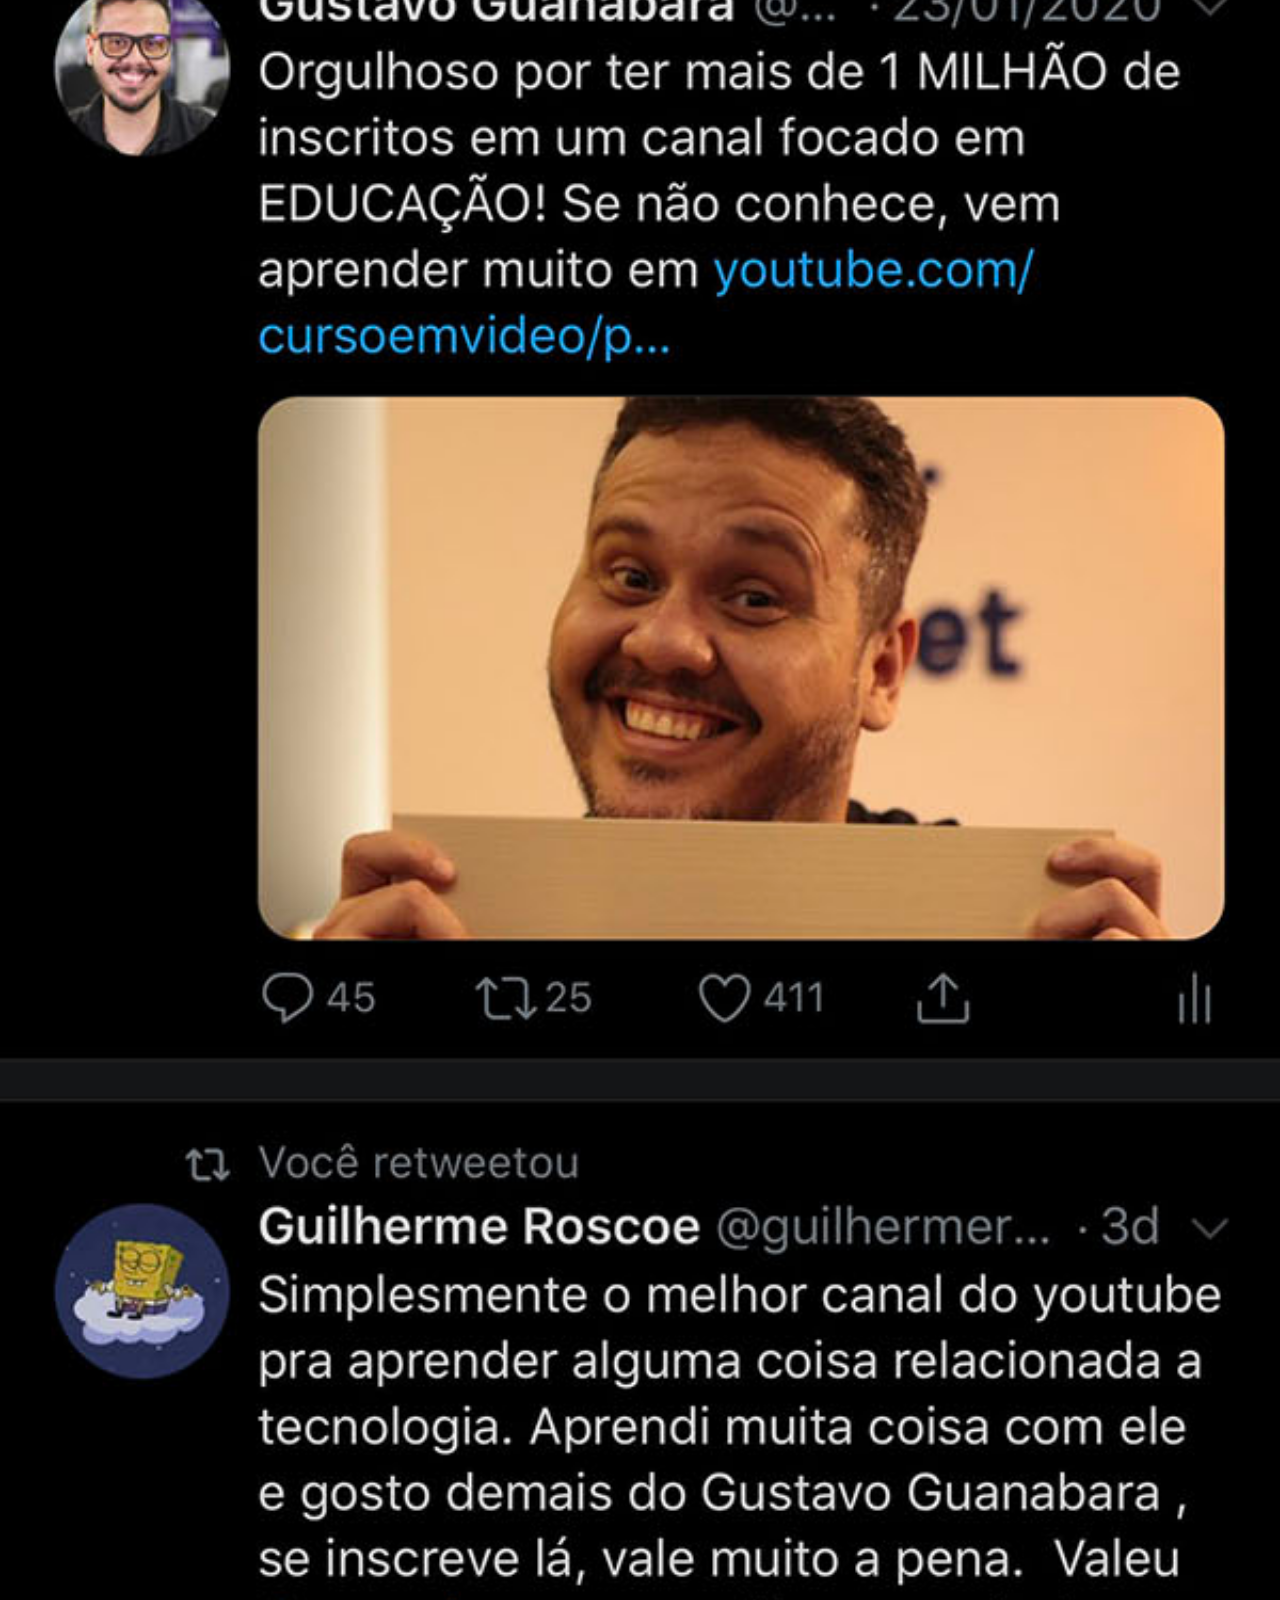
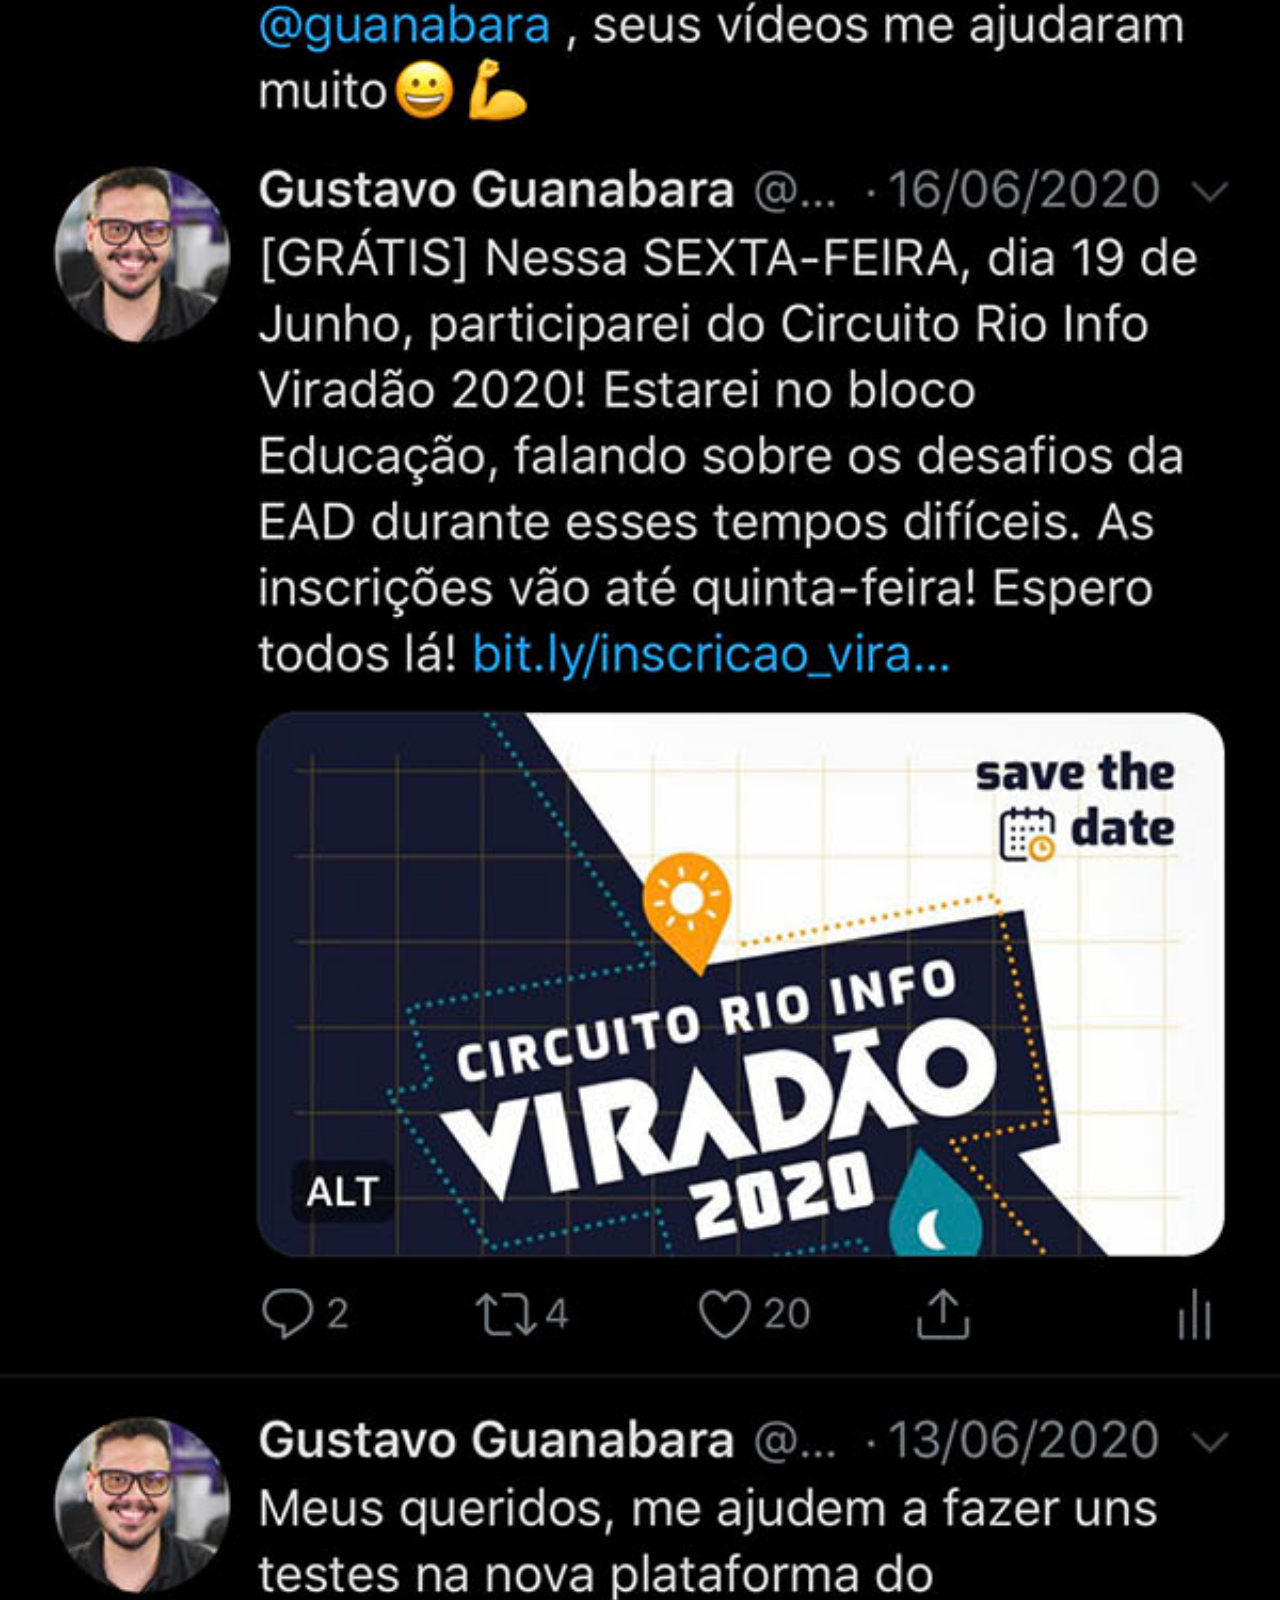
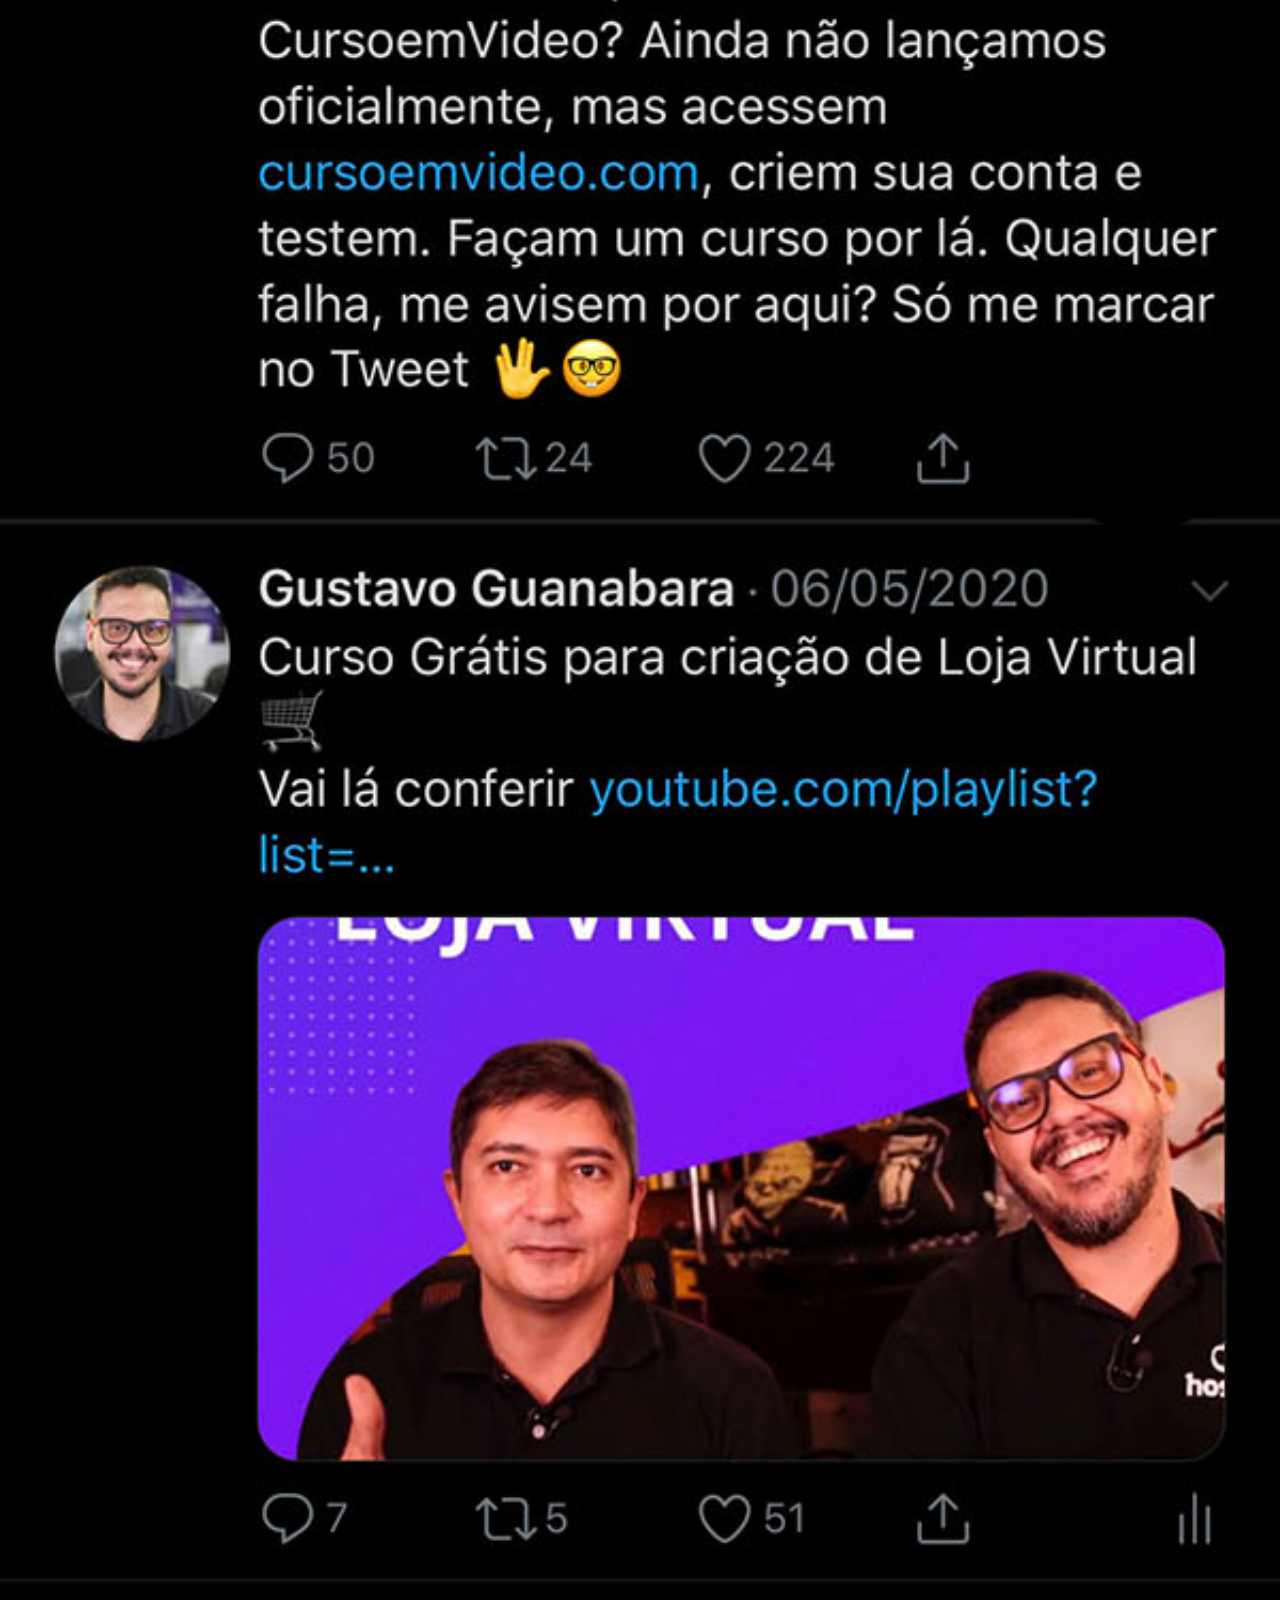
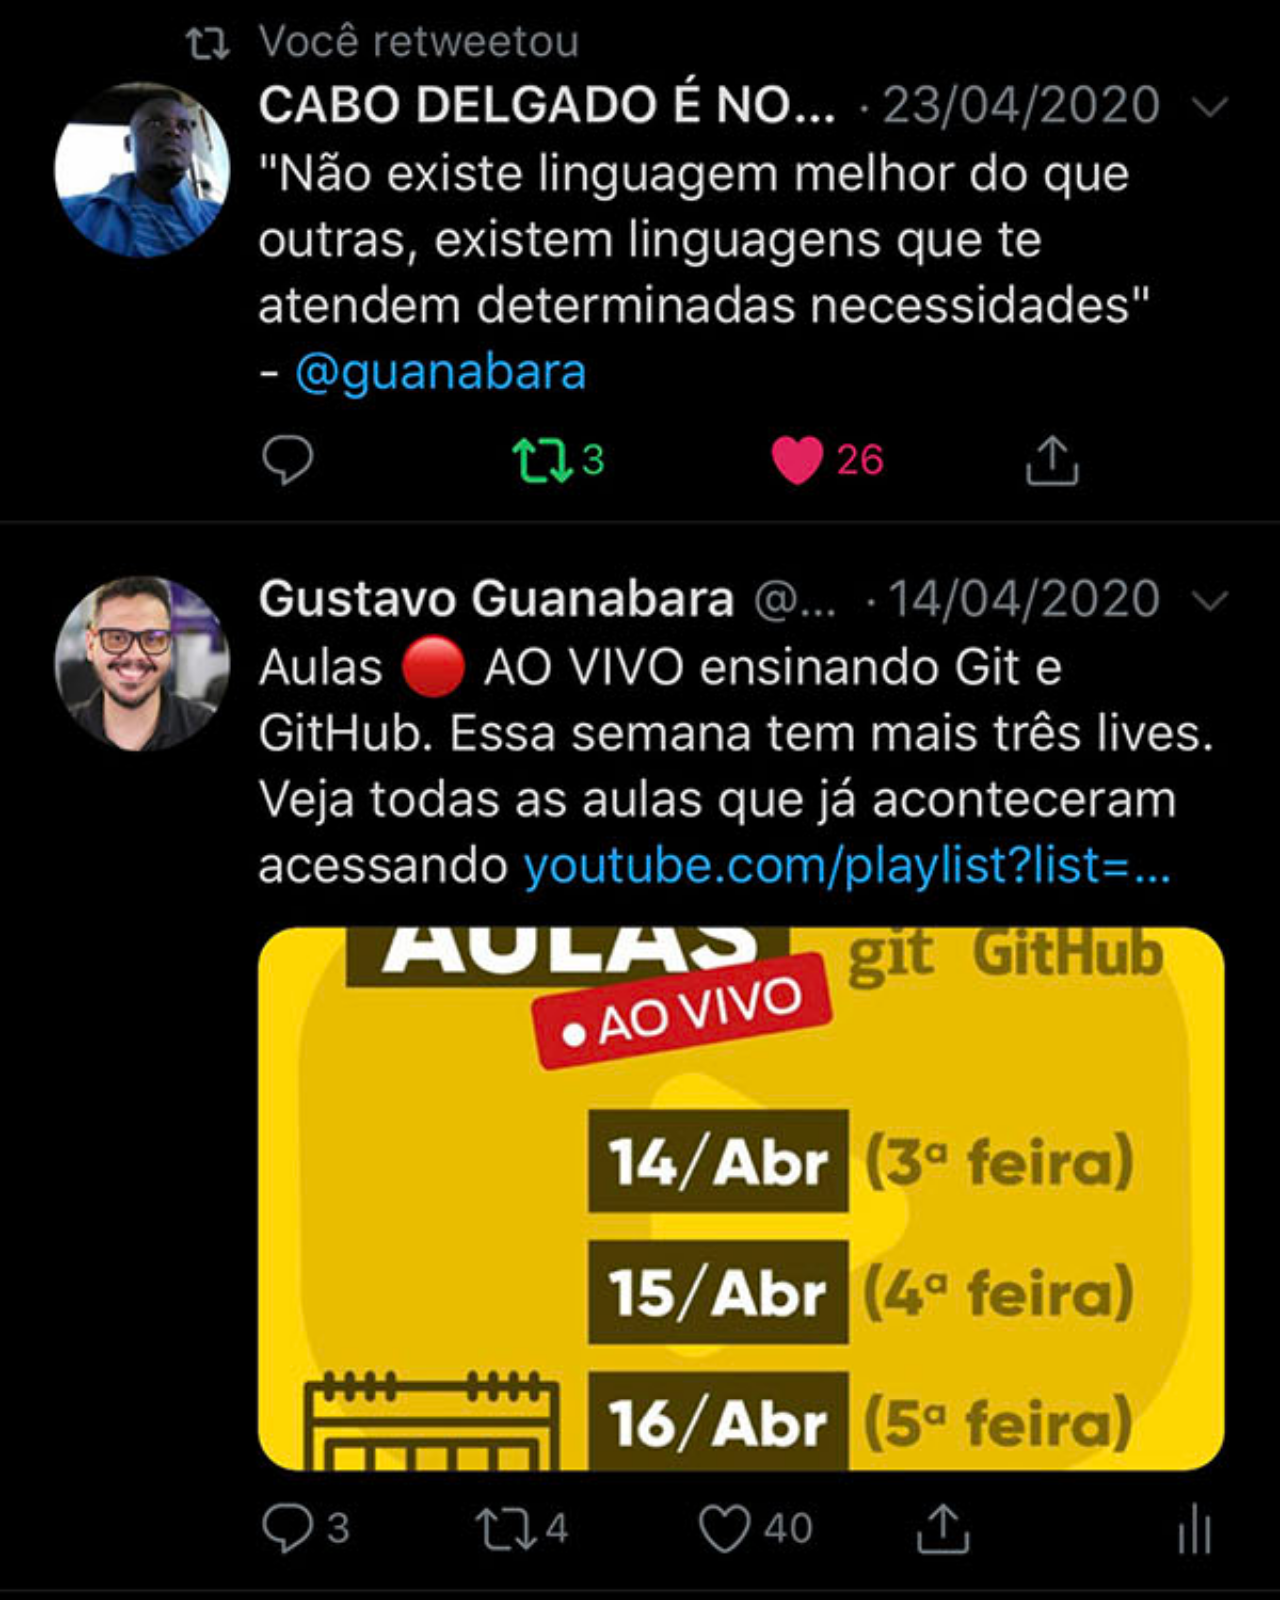
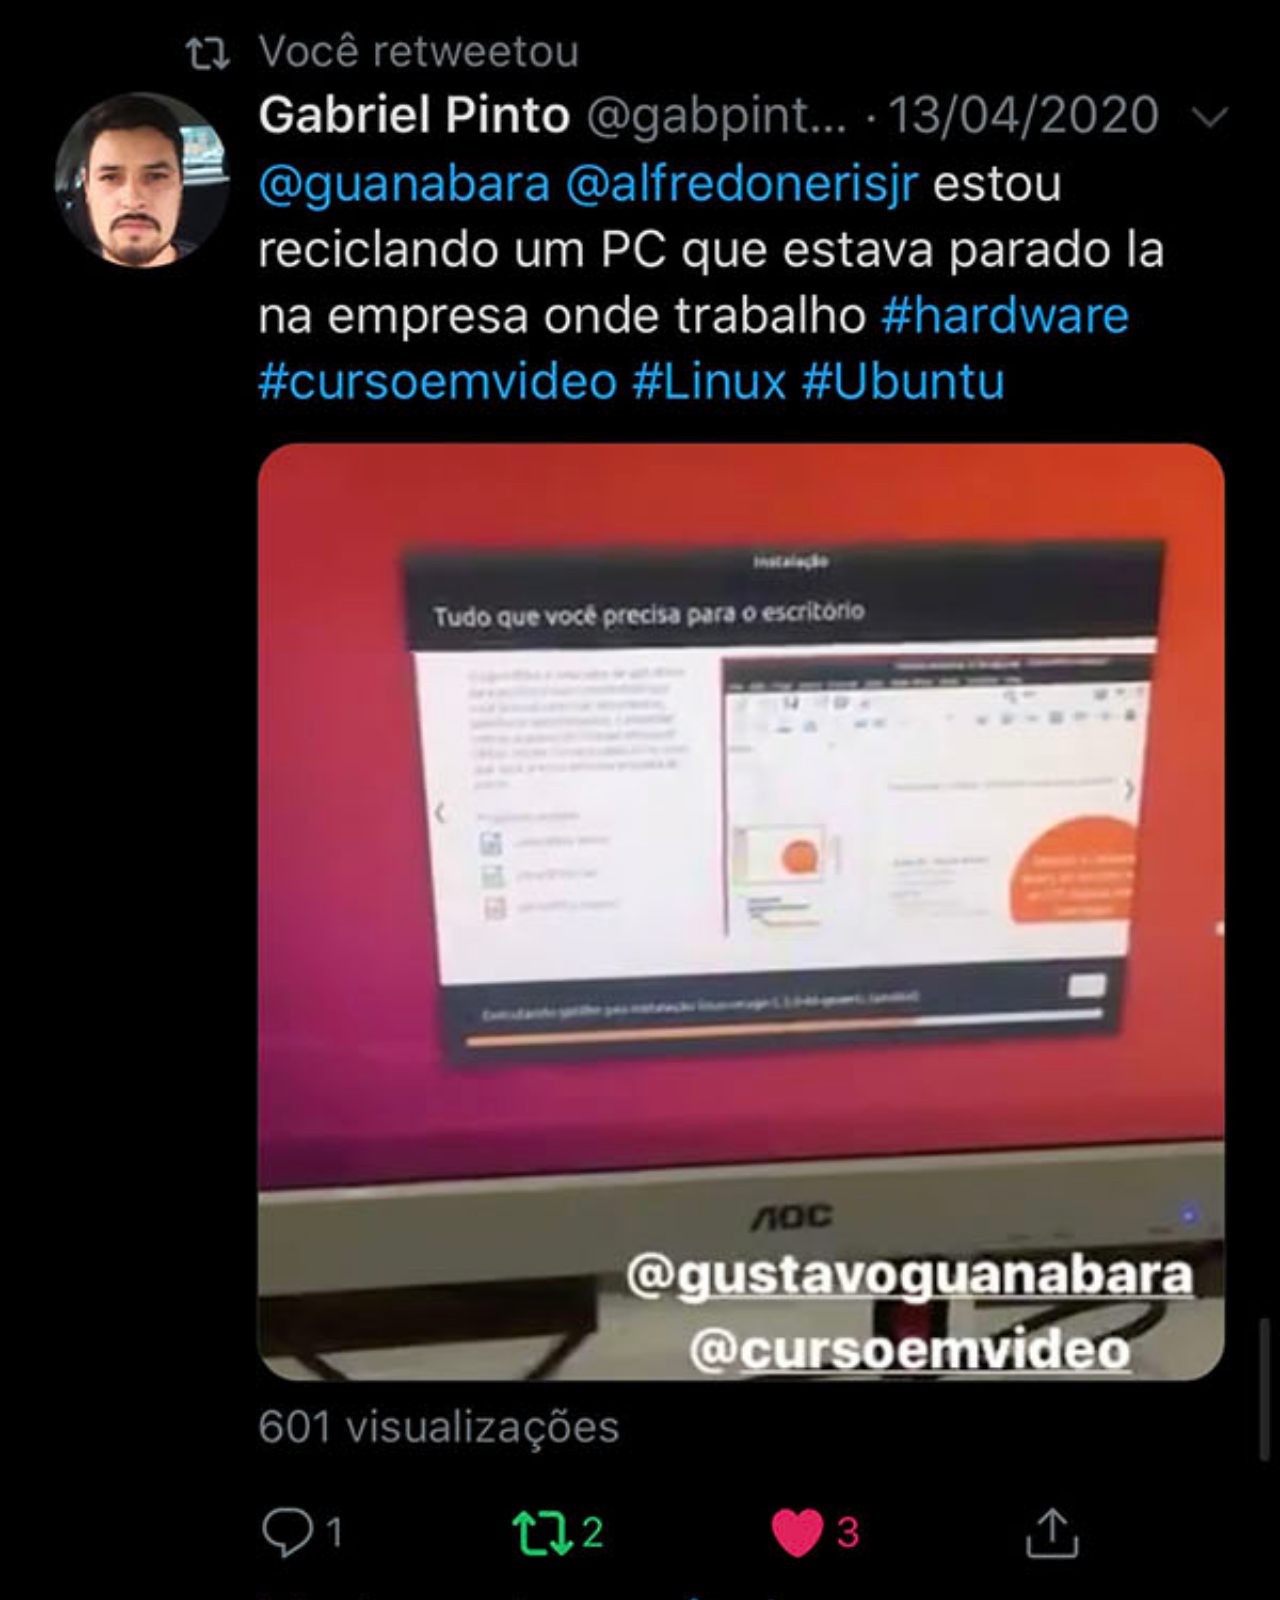
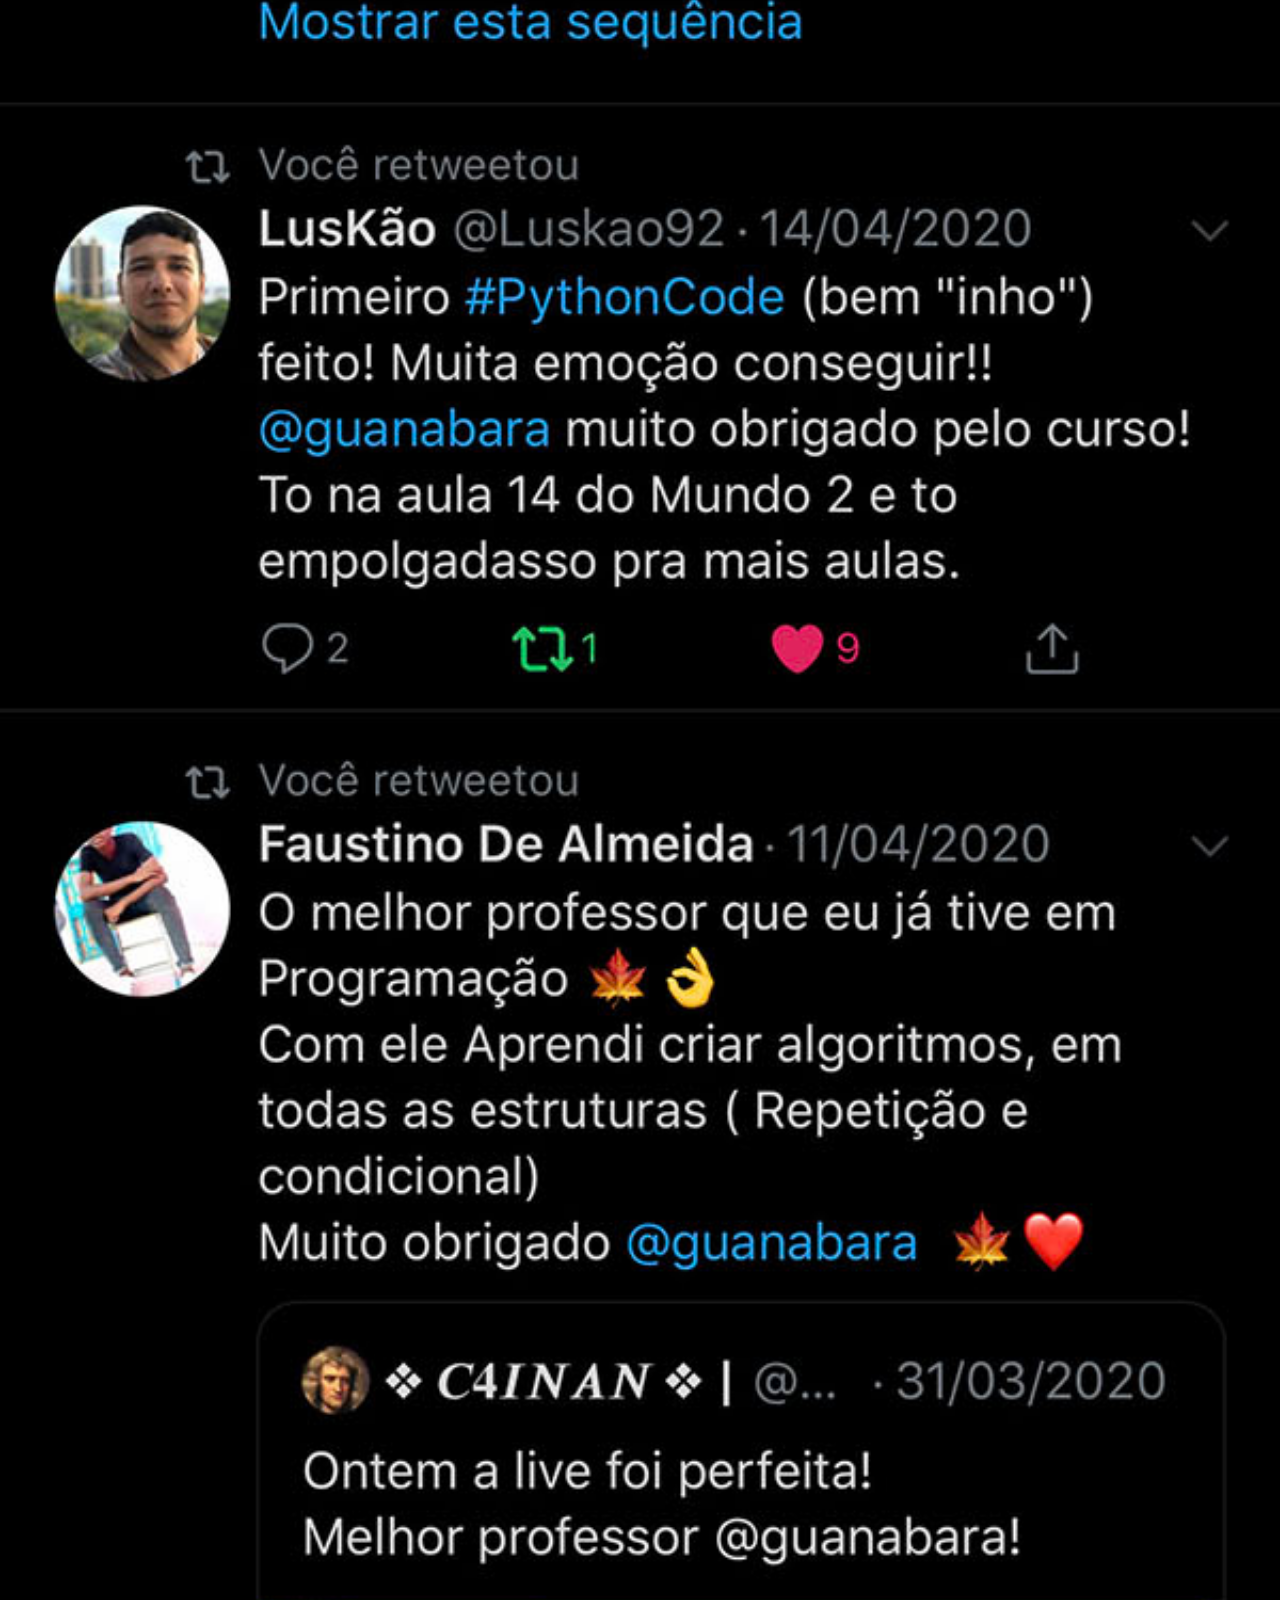
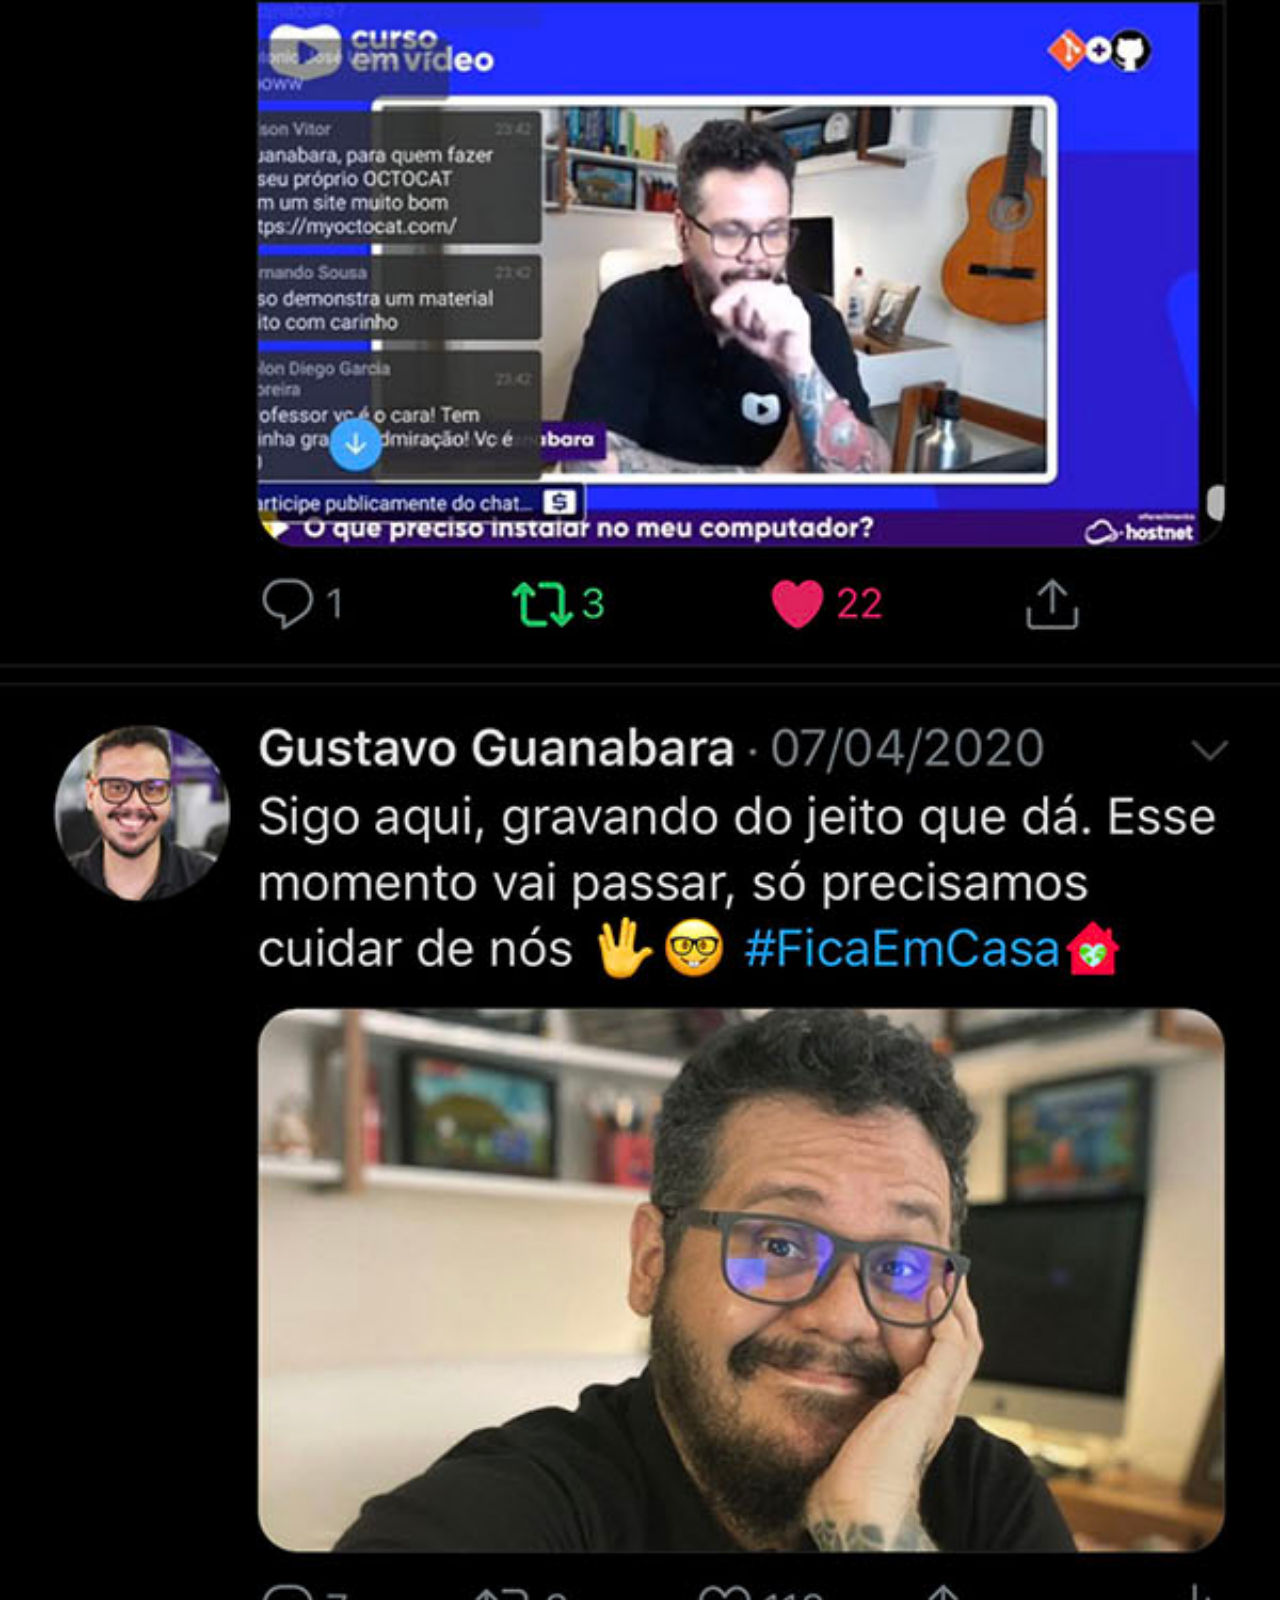
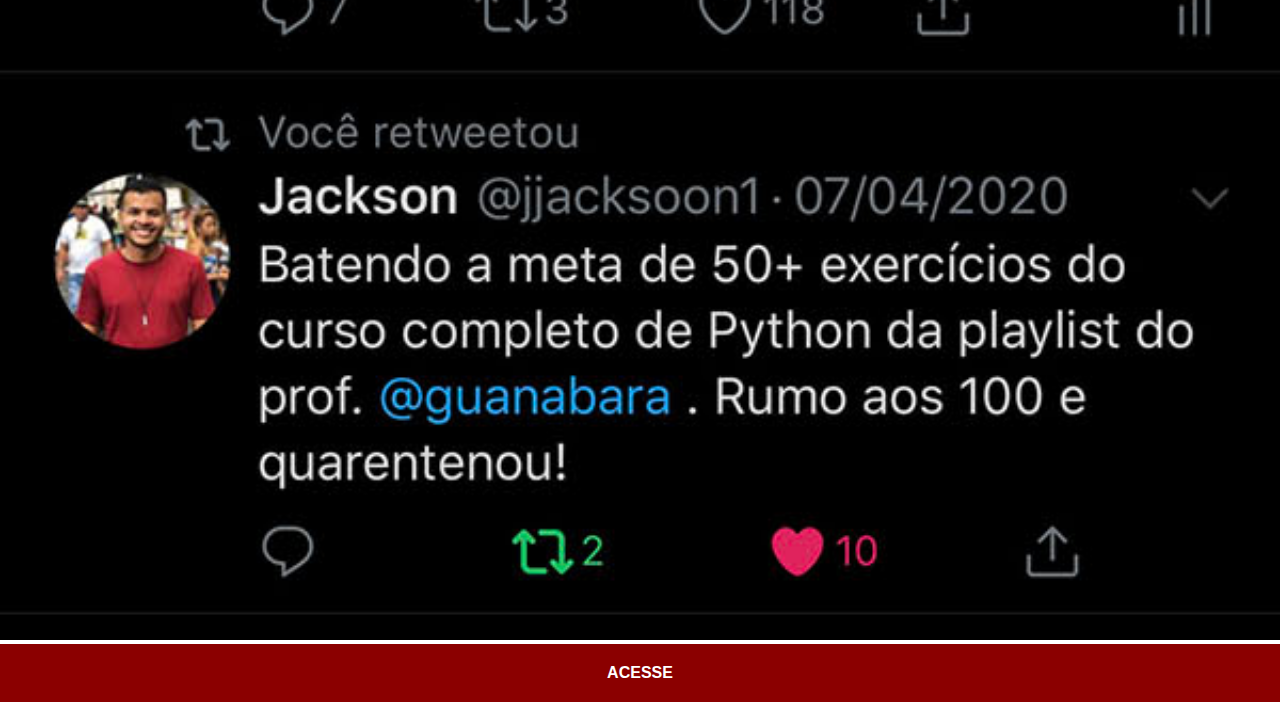
<file: twitter.html>
<!DOCTYPE html>
<html lang="pt-br">
<head>
    <meta charset="UTF-8">
    <meta name="viewport" content="width=device-width, initial-scale=1.0">
    <title>Twitter</title>
    <link rel="stylesheet" href="estilos/social.css">
</head>
<body>
    <img src="imagens/tela-twitter.jpg" alt="twitter">
    <a href="https://x.com/guanabara" target="_blank"> ACESSE</a>
    
</body>
</html>
</file>
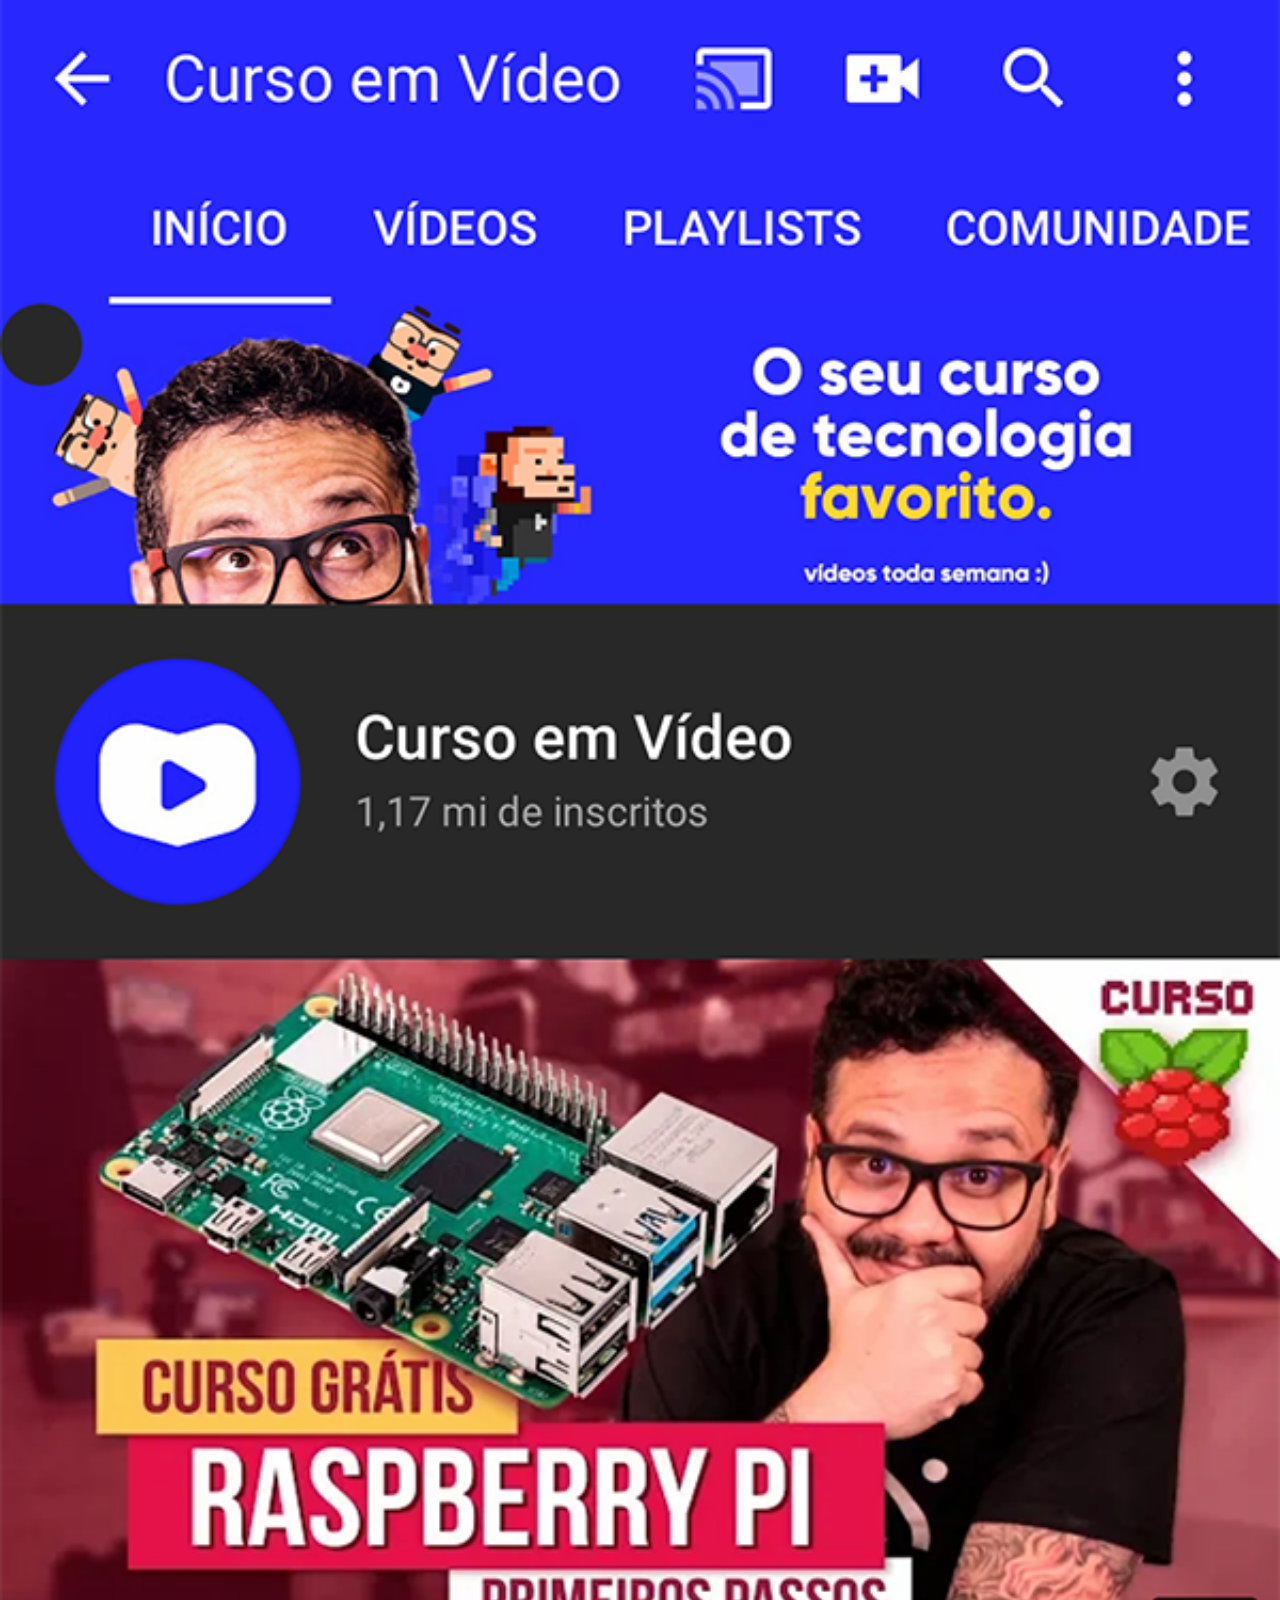
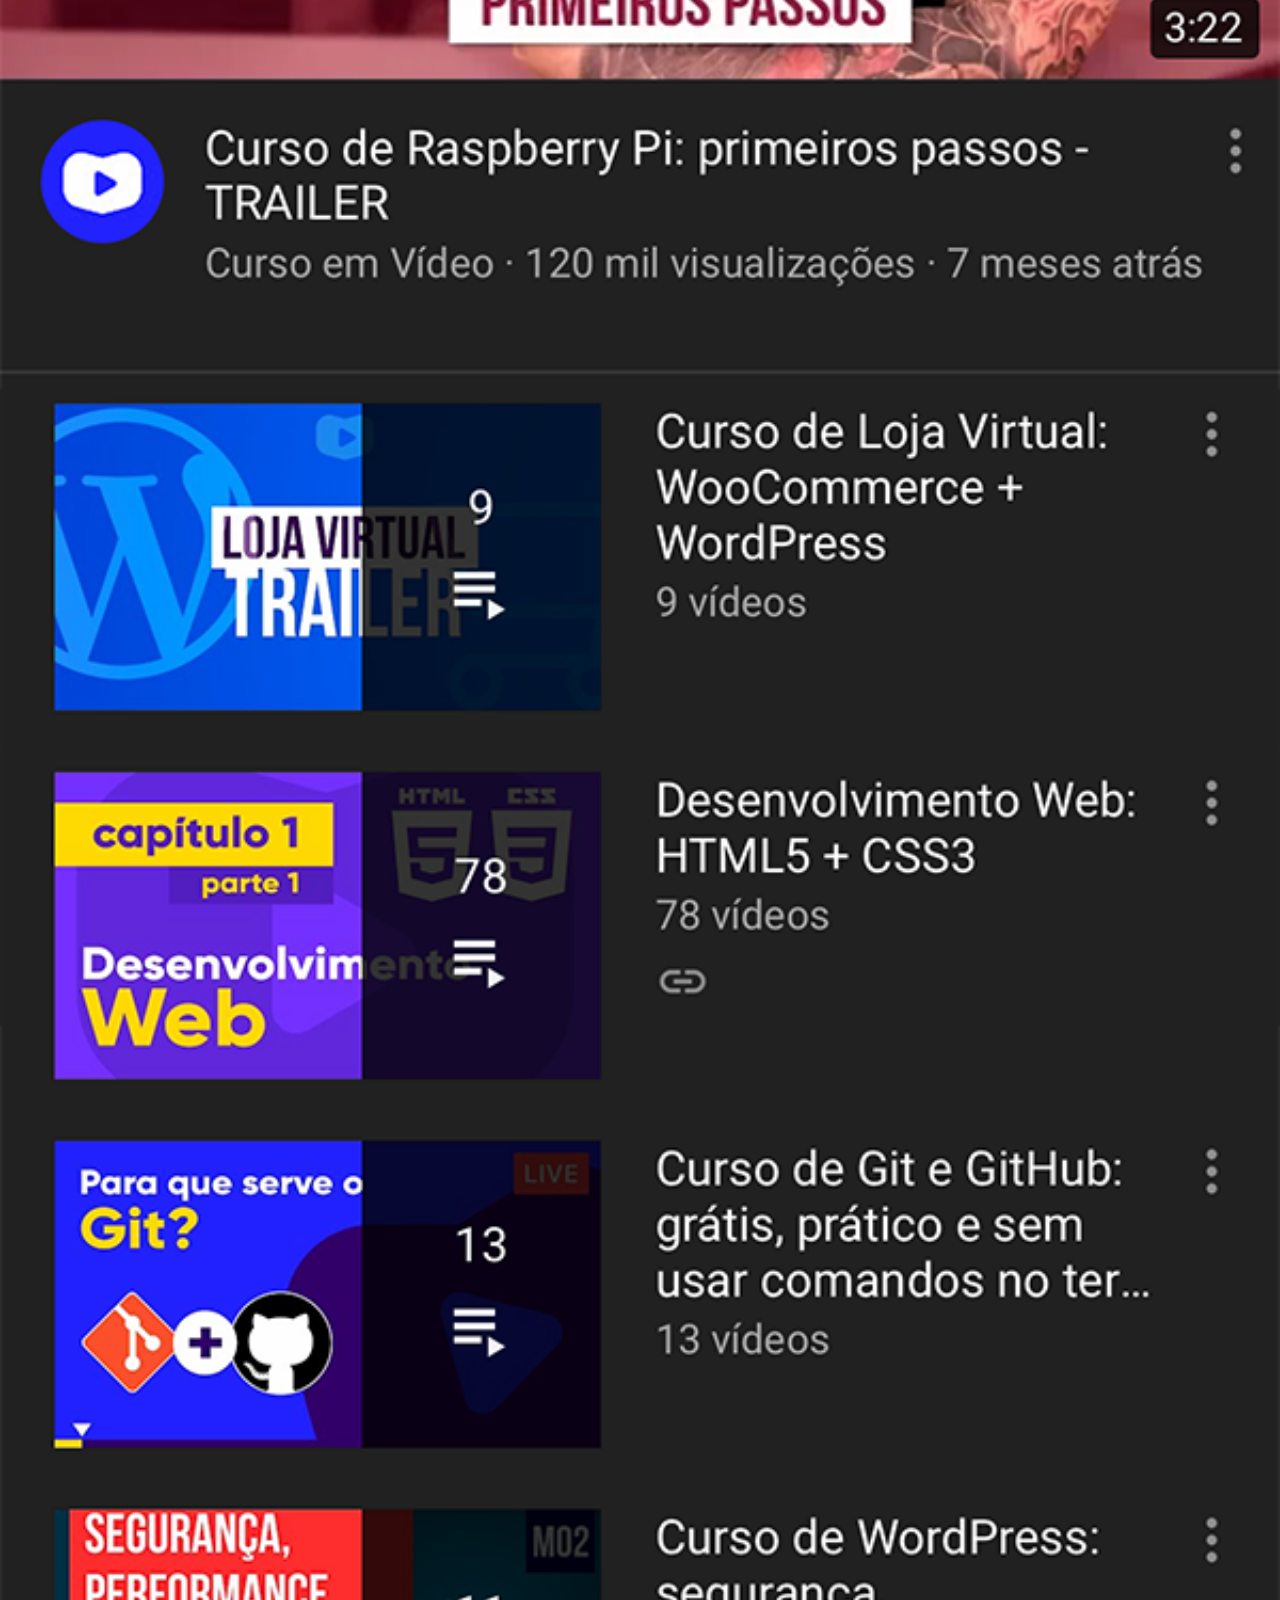
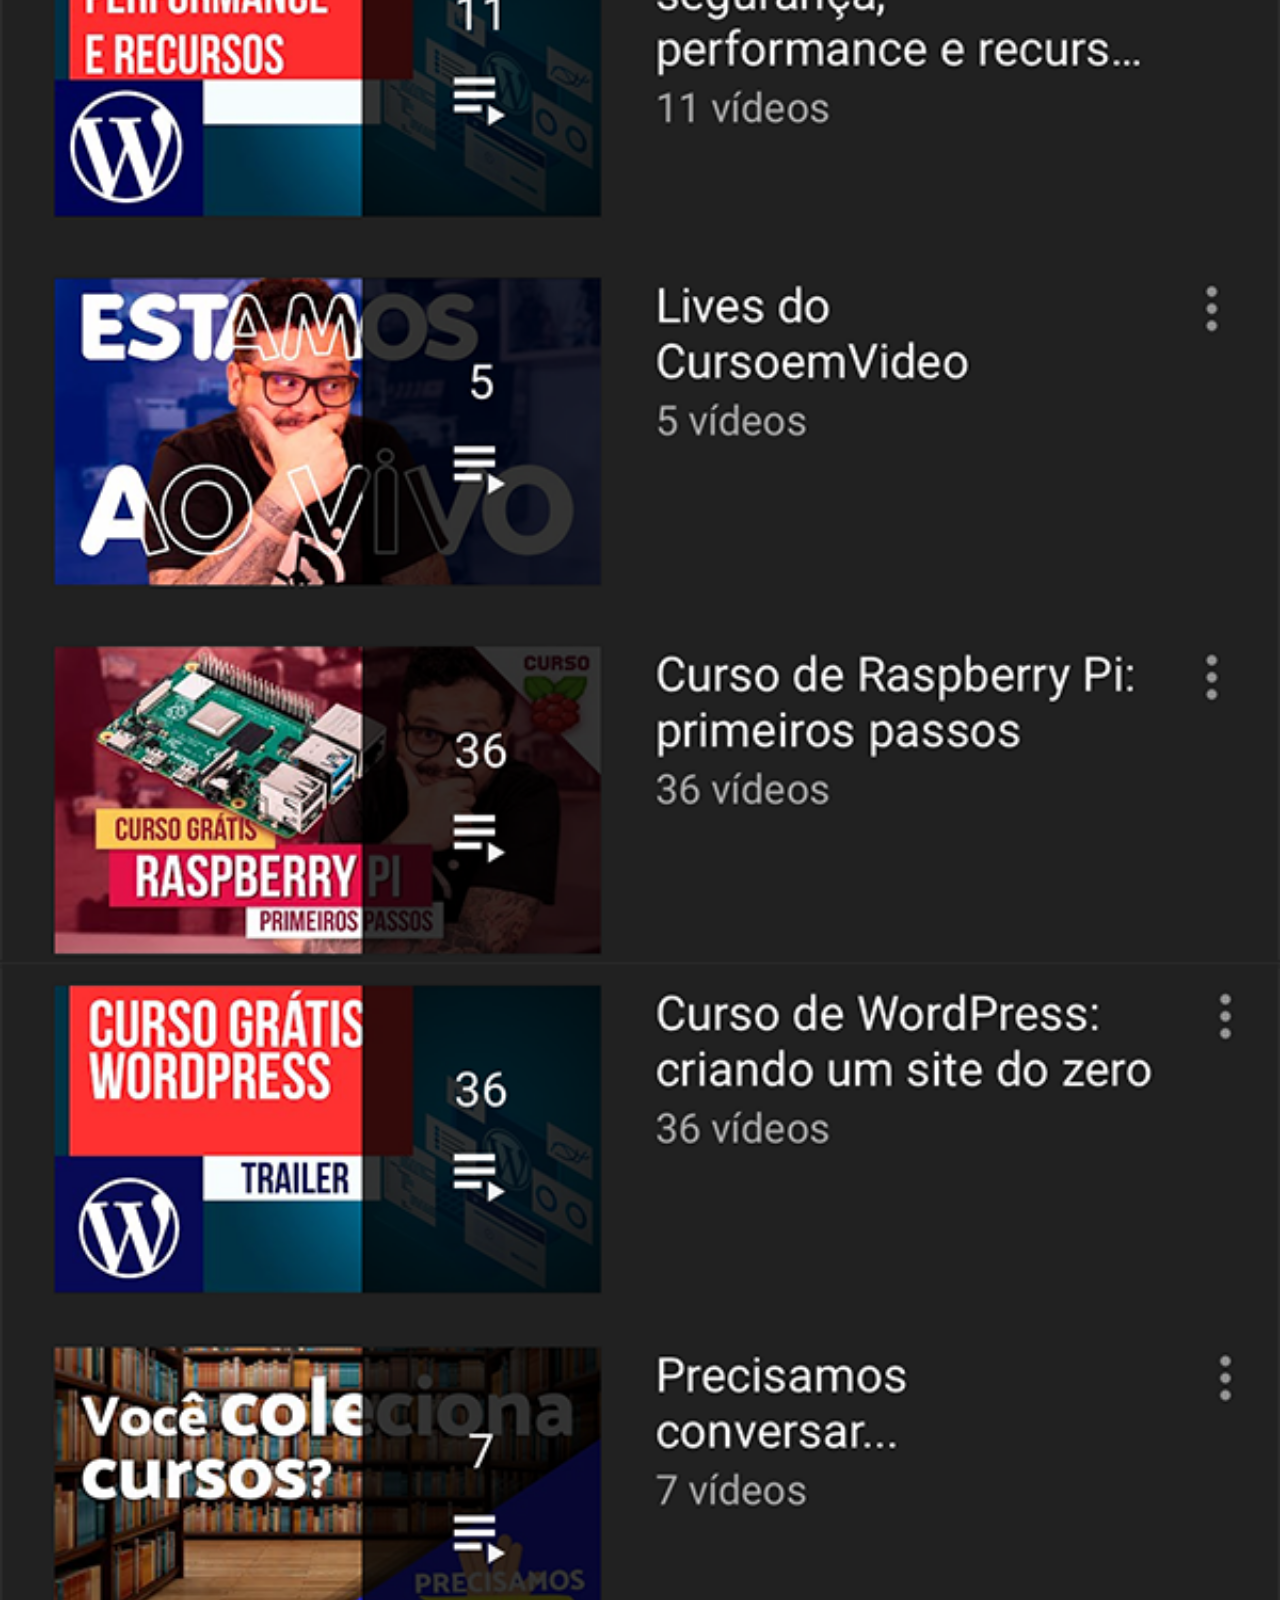
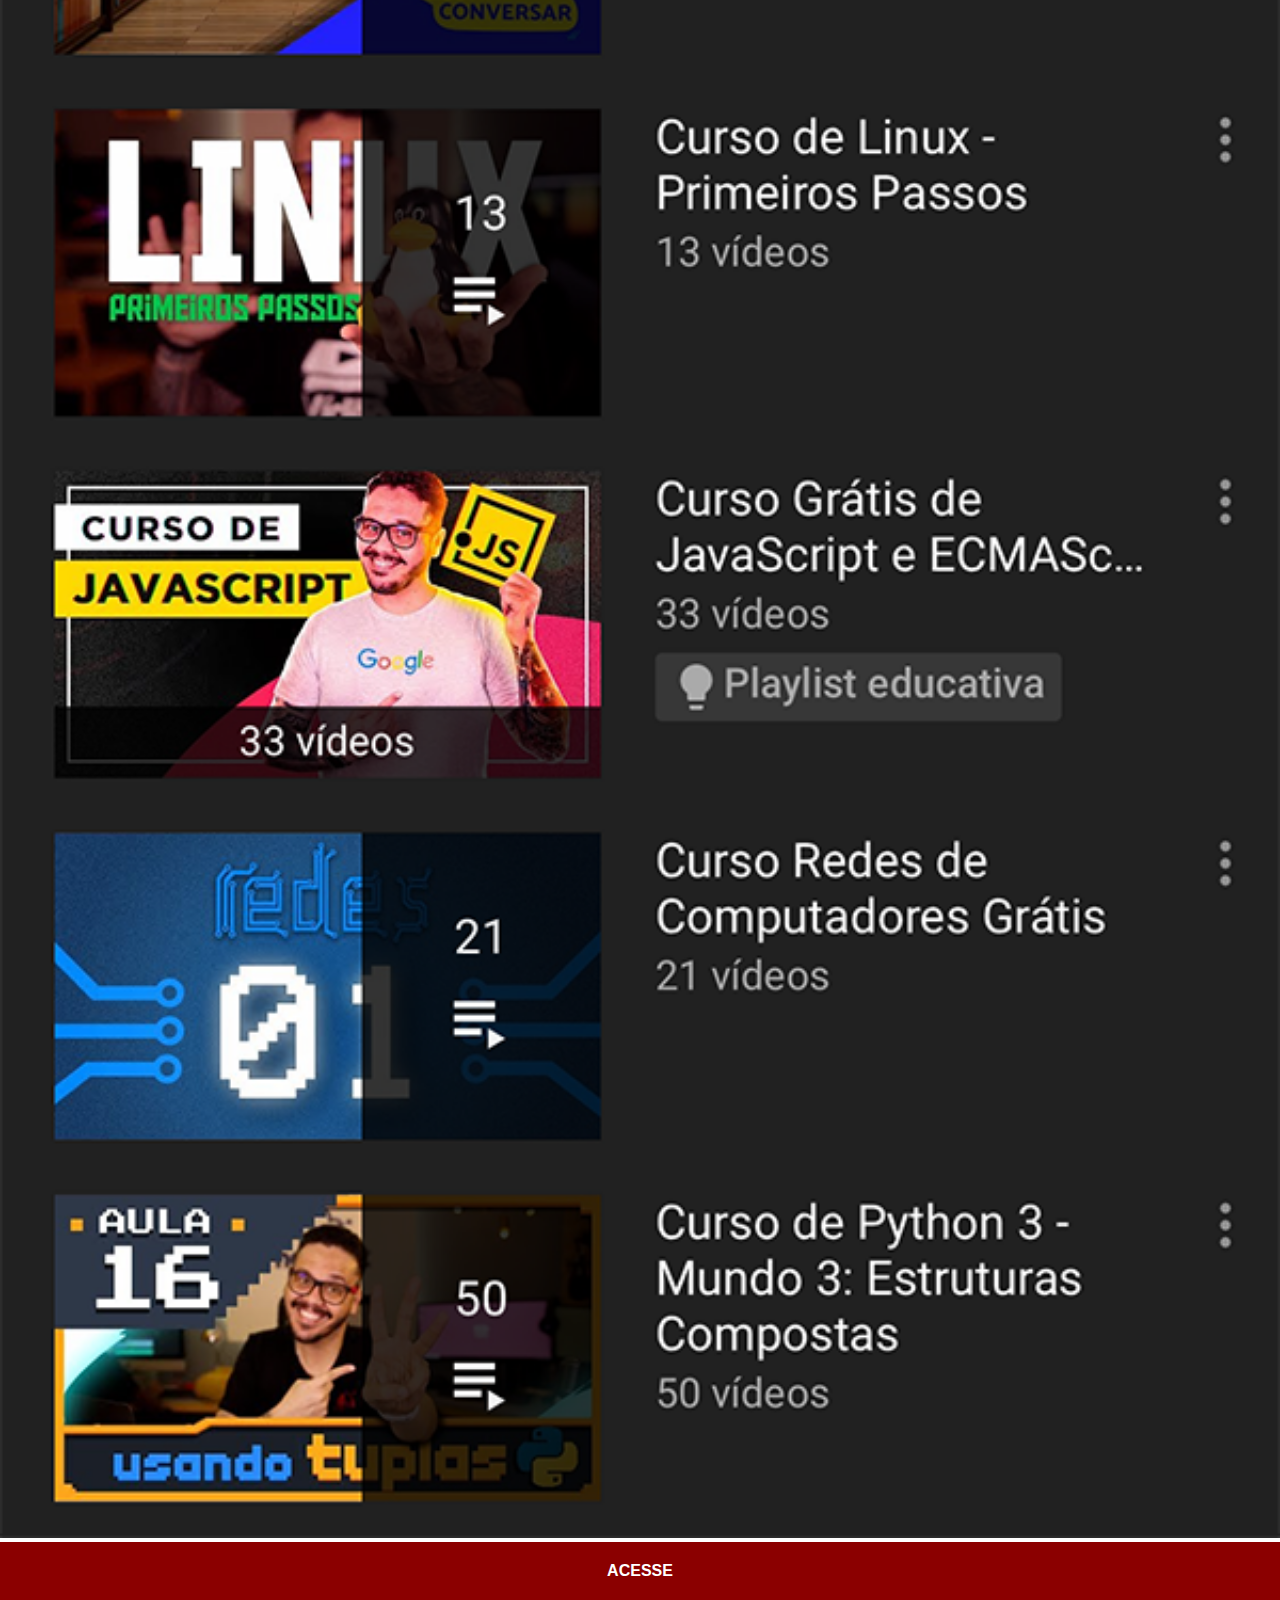
<file: youtube.html>
<!DOCTYPE html>
<html lang="pt-br">
<head>
    <meta charset="UTF-8">
    <meta name="viewport" content="width=device-width, initial-scale=1.0">
    <title>Youtube</title>
    <link rel="stylesheet" href="estilos/social.css">
</head>
<body>
    <img src="imagens/tela-youtube.png" alt="Youtube">
    <a href="https://www.youtube.com/c/CursoemV%C3%ADdeo" target="_blank"> ACESSE</a>
    
</body>
</html>
</file>
<file: estilos/style.css>
@charset "UTF-8";

*{
    margin: 0px;
    padding: 0px;
    font-family: Arial, Helvetica, sans-serif;
}

html, body{
    height: 100vh;
    width: 100vw;
    background-color: black;
}

body{
    background: url('../imagens/fundo-madeira.jpg') no-repeat top center;
    background-size: cover;
    background-attachment: fixed;
}

main{
    position: relative;
    height: 96vh;
}

section#telefone{
    position: absolute ;
    top: 50%;
    left: 50%;
    transform: translate(-50%, -50%);

    height: 627px;
    width: 311px;
    background-color: blue;
    background: url('../imagens/frame-iphone.png') no-repeat;
}

section#redes-sociais{
    text-align: right;
}

section#redes-sociais img{
    width: 50px;
    margin: 10px;
    border-radius: 50%;
    box-shadow: 2px 2px 5px rgba(0, 0, 0, 0.400);
    box-sizing: border-box;
}

section#redes-sociais img:hover{
    border: 2px solid rgba(128, 128, 128, 0.356);
    transform: translate(-3px, -3px);
    box-shadow: 5px 5px 10px rgba(0, 0, 0, 0.603);
    transition: transform 0.3s, border 1s;
}

iframe#tela{
    position: relative;
    top: 80px;
    left: 22px;
    width: 267px;
    height: 471px;
}
</file>
<file: estilos/social.css>
@charset "UTF-8";

       *{
         margin: 0px;
         padding: 0px;
         font-family: Arial, Helvetica, sans-serif;
       }
        
       ::-webkit-scrollbar{
         width: 0px;
         height: 0px;
       }

       img{
          width: 100vw;
       }

       a{
         display: block;
         background-color: darkred;
         font-family: Arial, Helvetica, sans-serif;
         padding: 20px;
         text-align: center;
         font-weight: bolder;
         text-decoration: none;
         color: white;
       }

       a:hover{
        background-color: red;
       }
</file>
